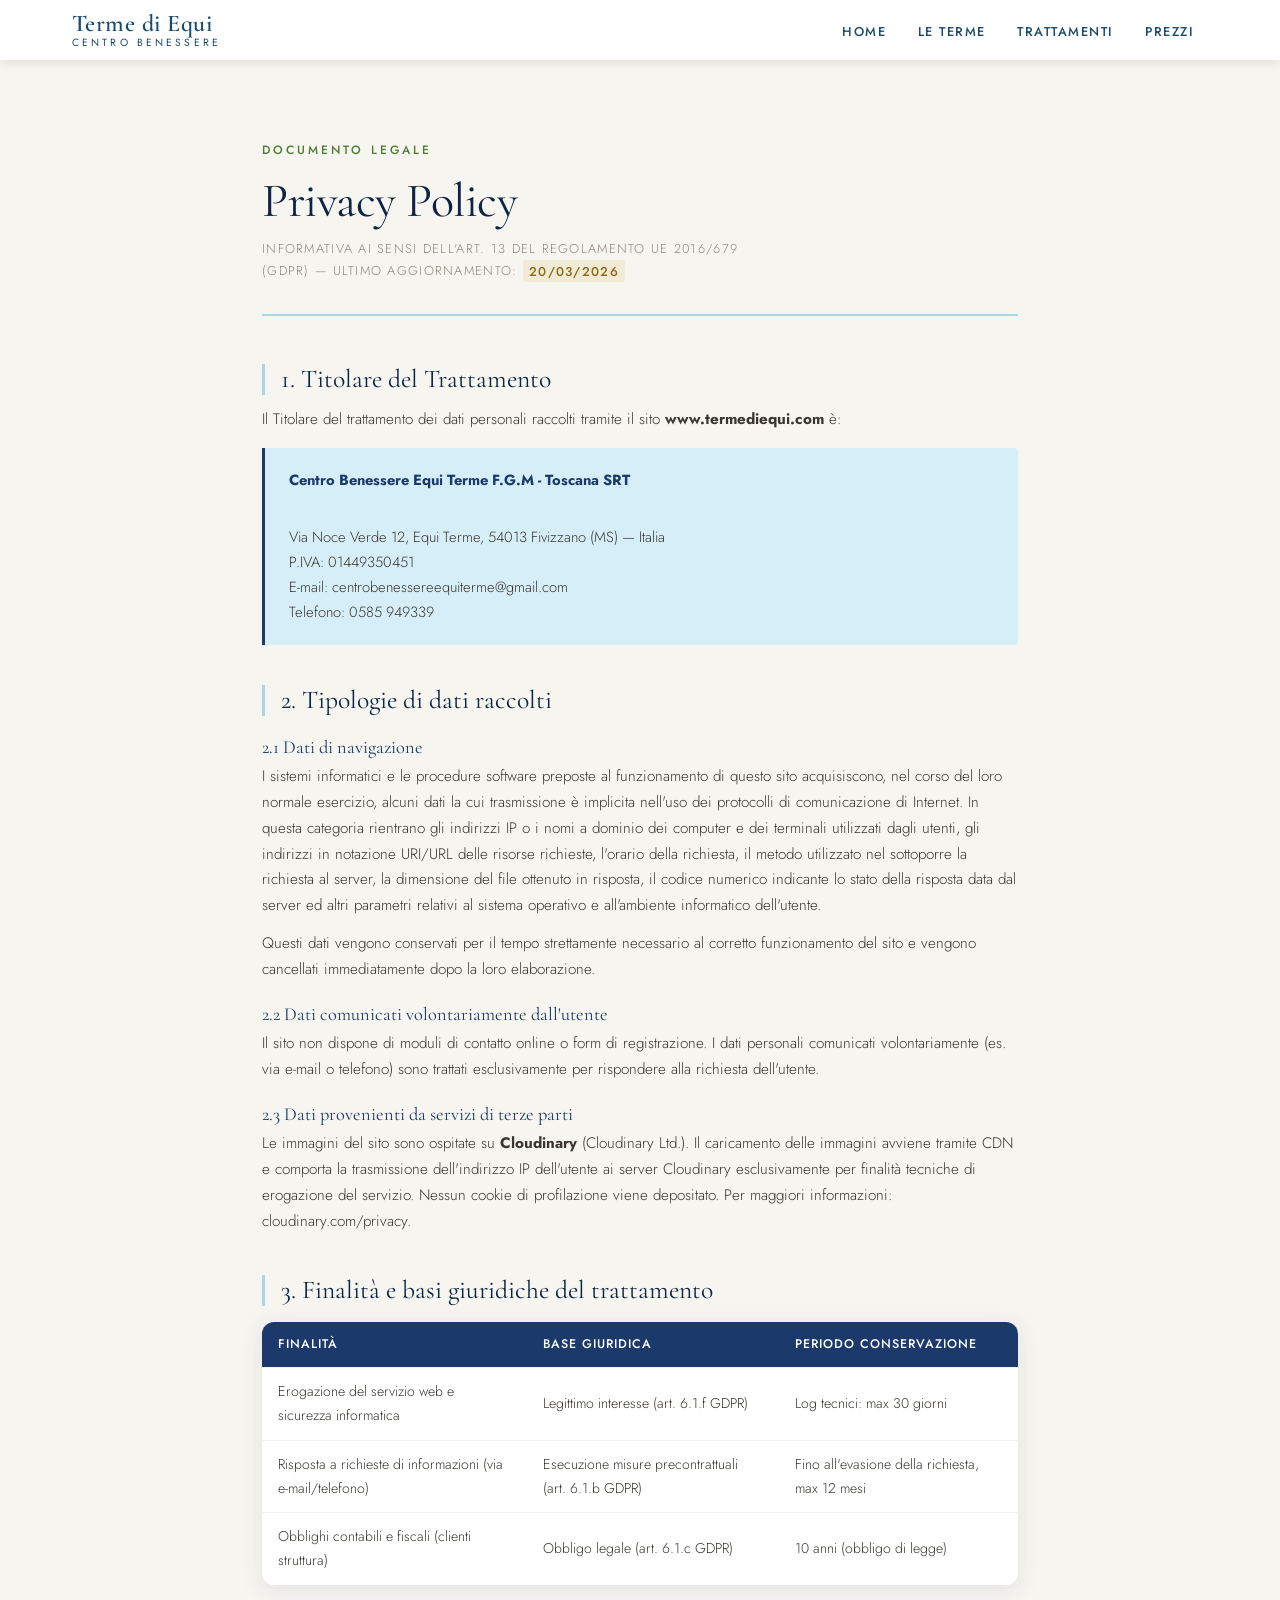
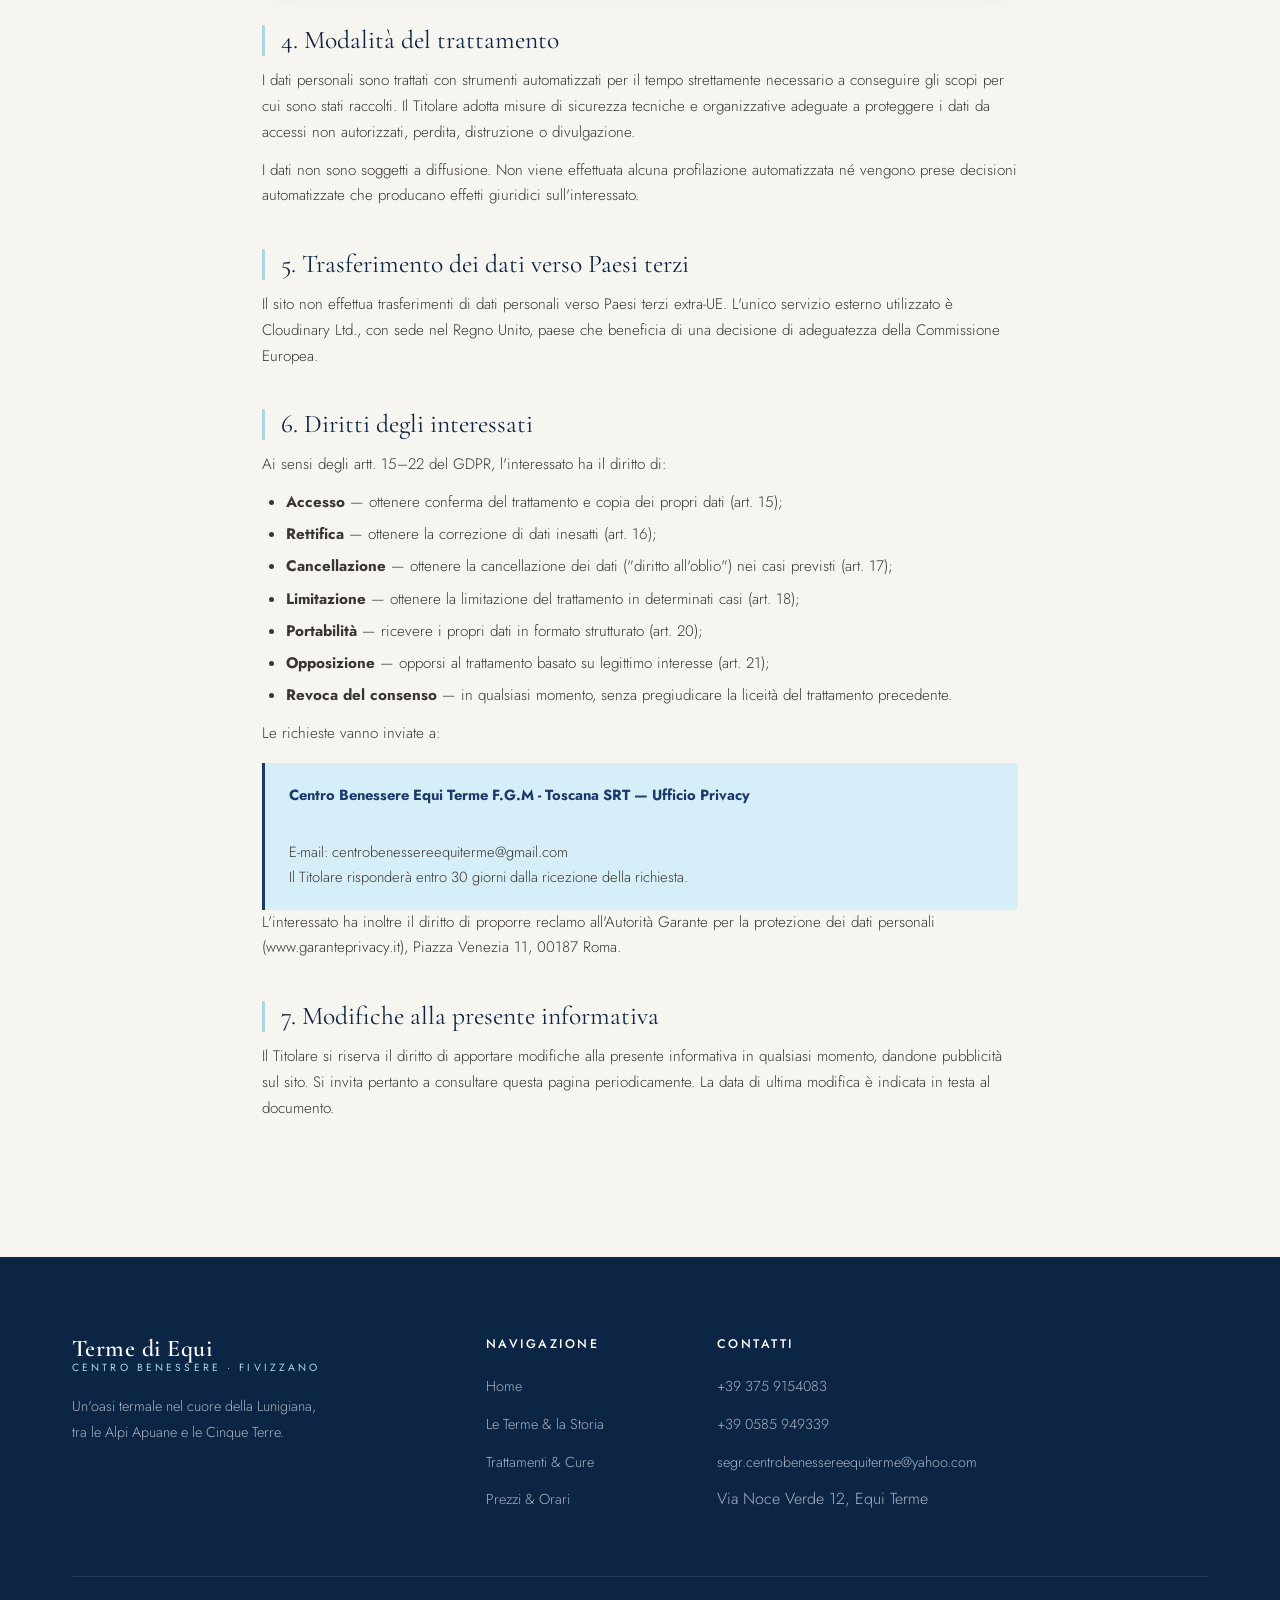
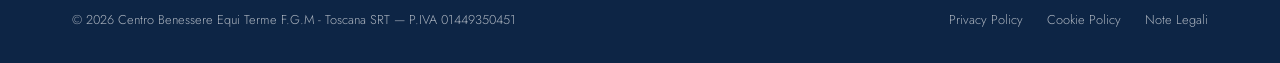
<file: cookie-policy.html>
<!DOCTYPE html>
<html lang="it">
<head>
  <meta charset="UTF-8">
  <meta name="viewport" content="width=device-width, initial-scale=1.0">

  <link rel="preload" href="fonts/CormorantGaramond-VariableFont_wght.ttf" as="font" type="font/ttf" crossorigin>
  <link rel="preload" href="fonts/Jost-VariableFont_wght.ttf" as="font" type="font/ttf" crossorigin>

  <meta name="robots" content="noindex, follow">

  <title>Privacy Policy | Terme di Equi — Centro Benessere</title>
  <meta name="description" content="Informativa sulla privacy ai sensi del Regolamento UE 2016/679 (GDPR) del Terme di Equi centro benessere, Fivizzano (MS).">
  <link rel="canonical" href="https://www.termediequi.com/privacy-policy">

  <link rel="stylesheet" href="style.css">
  <link rel="icon" type="image/svg+xml" href="img/favicon.svg">
</head>
<body>

<header class="site-header header-no-hero" role="banner">
  <nav class="nav container" aria-label="Navigazione principale">
    <a href="index.html" class="nav__logo" aria-label="Terme di Equi — Home">
      <span class="nav__logo-main">Terme di Equi</span>
      <span class="nav__logo-sub">Centro Benessere</span>
    </a>
    <ul class="nav__links" role="list">
      <li><a href="index.html">Home</a></li>
      <li><a href="le-terme.html">Le Terme</a></li>
      <li><a href="trattamenti-e-cure.html">Trattamenti</a></li>
      <li><a href="prezzi.html">Prezzi</a></li>
    </ul>
    <button class="nav__burger" aria-label="Apri menu di navigazione" aria-expanded="false" aria-controls="mobile-nav">
      <span aria-hidden="true"></span>
      <span aria-hidden="true"></span>
      <span aria-hidden="true"></span>
    </button>
  </nav>
</header>

<nav id="mobile-nav" class="nav__mobile" role="dialog" aria-label="Menu di navigazione mobile" aria-hidden="true">
  <a href="index.html">Home</a>
  <a href="le-terme.html">Le Terme</a>
  <a href="trattamenti-e-cure.html">Trattamenti</a>
  <a href="prezzi.html">Prezzi &amp; Orari</a>
</nav>

<main class="legal-page">
  <div class="container">

    <div class="legal-header">
      <span class="overline">Documento legale</span>
      <h1>Privacy Policy</h1>
      <p class="legal-meta">Informativa ai sensi dell'art. 13 del Regolamento UE 2016/679 (GDPR) — Ultimo aggiornamento: <em class="legal-meta-highlight">20/03/2026</em></p>
    </div>

    <div class="legal-section">
      <h2>1. Titolare del Trattamento</h2>
      <p>Il Titolare del trattamento dei dati personali raccolti tramite il sito <strong>www.termediequi.com</strong> è:</p>
      <div class="contact-box">
        <strong>Centro Benessere Equi Terme F.G.M - Toscana SRT</strong><br>
        Via Noce Verde 12, Equi Terme, 54013 Fivizzano (MS) — Italia<br>
        P.IVA: 01449350451<br>
        E-mail: <a href="mailto:centrobenessereequiterme@gmail.com">centrobenessereequiterme@gmail.com</a><br>
        Telefono: <a href="tel:+390585949339">0585 949339</a>
      </div>
    </div>

    <div class="legal-section">
      <h2>2. Tipologie di dati raccolti</h2>

      <h3>2.1 Dati di navigazione</h3>
      <p>I sistemi informatici e le procedure software preposte al funzionamento di questo sito acquisiscono, nel corso del loro normale esercizio, alcuni dati la cui trasmissione è implicita nell'uso dei protocolli di comunicazione di Internet. In questa categoria rientrano gli indirizzi IP o i nomi a dominio dei computer e dei terminali utilizzati dagli utenti, gli indirizzi in notazione URI/URL delle risorse richieste, l'orario della richiesta, il metodo utilizzato nel sottoporre la richiesta al server, la dimensione del file ottenuto in risposta, il codice numerico indicante lo stato della risposta data dal server ed altri parametri relativi al sistema operativo e all'ambiente informatico dell'utente.</p>
      <p>Questi dati vengono conservati per il tempo strettamente necessario al corretto funzionamento del sito e vengono cancellati immediatamente dopo la loro elaborazione.</p>

      <h3>2.2 Dati comunicati volontariamente dall'utente</h3>
      <p>Il sito non dispone di moduli di contatto online o form di registrazione. I dati personali comunicati volontariamente (es. via e-mail o telefono) sono trattati esclusivamente per rispondere alla richiesta dell'utente.</p>

      <h3>2.3 Dati provenienti da servizi di terze parti</h3>
      <p>Le immagini del sito sono ospitate su <strong>Cloudinary</strong> (Cloudinary Ltd.). Il caricamento delle immagini avviene tramite CDN e comporta la trasmissione dell'indirizzo IP dell'utente ai server Cloudinary esclusivamente per finalità tecniche di erogazione del servizio. Nessun cookie di profilazione viene depositato. Per maggiori informazioni: <a href="https://cloudinary.com/privacy" target="_blank" rel="noopener noreferrer">cloudinary.com/privacy</a>.</p>
    </div>

    <div class="legal-section">
      <h2>3. Finalità e basi giuridiche del trattamento</h2>
      <table class="legal-table" aria-label="Finalità del trattamento">
        <thead>
          <tr>
            <th scope="col">Finalità</th>
            <th scope="col">Base giuridica</th>
            <th scope="col">Periodo conservazione</th>
          </tr>
        </thead>
        <tbody>
          <tr>
            <td>Erogazione del servizio web e sicurezza informatica</td>
            <td>Legittimo interesse (art. 6.1.f GDPR)</td>
            <td>Log tecnici: max 30 giorni</td>
          </tr>
          <tr>
            <td>Risposta a richieste di informazioni (via e-mail/telefono)</td>
            <td>Esecuzione misure precontrattuali (art. 6.1.b GDPR)</td>
            <td>Fino all'evasione della richiesta, max 12 mesi</td>
          </tr>
          <tr>
            <td>Obblighi contabili e fiscali (clienti struttura)</td>
            <td>Obbligo legale (art. 6.1.c GDPR)</td>
            <td>10 anni (obbligo di legge)</td>
          </tr>
        </tbody>
      </table>
    </div>

    <div class="legal-section">
      <h2>4. Modalità del trattamento</h2>
      <p>I dati personali sono trattati con strumenti automatizzati per il tempo strettamente necessario a conseguire gli scopi per cui sono stati raccolti. Il Titolare adotta misure di sicurezza tecniche e organizzative adeguate a proteggere i dati da accessi non autorizzati, perdita, distruzione o divulgazione.</p>
      <p>I dati non sono soggetti a diffusione. Non viene effettuata alcuna profilazione automatizzata né vengono prese decisioni automatizzate che producano effetti giuridici sull'interessato.</p>
    </div>

    <div class="legal-section">
      <h2>5. Trasferimento dei dati verso Paesi terzi</h2>
      <p>Il sito non effettua trasferimenti di dati personali verso Paesi terzi extra-UE. L'unico servizio esterno utilizzato è Cloudinary Ltd., con sede nel Regno Unito, paese che beneficia di una decisione di adeguatezza della Commissione Europea.</p>
    </div>

    <div class="legal-section">
      <h2>6. Diritti degli interessati</h2>
      <p>Ai sensi degli artt. 15–22 del GDPR, l'interessato ha il diritto di:</p>
      <ul>
        <li><strong>Accesso</strong> — ottenere conferma del trattamento e copia dei propri dati (art. 15);</li>
        <li><strong>Rettifica</strong> — ottenere la correzione di dati inesatti (art. 16);</li>
        <li><strong>Cancellazione</strong> — ottenere la cancellazione dei dati ("diritto all'oblio") nei casi previsti (art. 17);</li>
        <li><strong>Limitazione</strong> — ottenere la limitazione del trattamento in determinati casi (art. 18);</li>
        <li><strong>Portabilità</strong> — ricevere i propri dati in formato strutturato (art. 20);</li>
        <li><strong>Opposizione</strong> — opporsi al trattamento basato su legittimo interesse (art. 21);</li>
        <li><strong>Revoca del consenso</strong> — in qualsiasi momento, senza pregiudicare la liceità del trattamento precedente.</li>
      </ul>
      <p>Le richieste vanno inviate a:</p>
      <div class="contact-box">
        <strong>Centro Benessere Equi Terme F.G.M - Toscana SRT — Ufficio Privacy</strong><br>
        E-mail: <a href="mailto:centrobenessereequiterme@gmail.com">centrobenessereequiterme@gmail.com</a><br>
        Il Titolare risponderà entro 30 giorni dalla ricezione della richiesta.
      </div>
      <p>L'interessato ha inoltre il diritto di proporre reclamo all'Autorità Garante per la protezione dei dati personali (<a href="https://www.garanteprivacy.it" target="_blank" rel="noopener noreferrer">www.garanteprivacy.it</a>), Piazza Venezia 11, 00187 Roma.</p>
    </div>

    <div class="legal-section">
      <h2>7. Modifiche alla presente informativa</h2>
      <p>Il Titolare si riserva il diritto di apportare modifiche alla presente informativa in qualsiasi momento, dandone pubblicità sul sito. Si invita pertanto a consultare questa pagina periodicamente. La data di ultima modifica è indicata in testa al documento.</p>
    </div>

  </div>
</main>

<footer class="site-footer" role="contentinfo">
  <div class="container">
    <div class="footer__grid">
      <div class="footer__brand">
        <a href="index.html" class="nav__logo" aria-label="Terme di Equi — Home">
          <span class="nav__logo-main">Terme di Equi</span>
          <span class="nav__logo-sub">Centro Benessere · Fivizzano</span>
        </a>
        <p>Un'oasi termale nel cuore della Lunigiana, tra le Alpi Apuane e le Cinque Terre.</p>
      </div>
      <div class="footer__col">
        <h4>Navigazione</h4>
        <ul>
          <li><a href="index.html">Home</a></li>
          <li><a href="le-terme.html">Le Terme &amp; la Storia</a></li>
          <li><a href="trattamenti-e-cure.html">Trattamenti &amp; Cure</a></li>
          <li><a href="prezzi.html">Prezzi &amp; Orari</a></li>
        </ul>
      </div>
      <div class="footer__col">
        <h4>Contatti</h4>
        <ul>
          <li><a href="tel:+393759154083">+39 375 9154083</a></li>
          <li><a href="tel:+390585949339">+39 0585 949339</a></li>
          <li><a href="mailto:segr.centrobenessereequiterme@yahoo.com">segr.centrobenessereequiterme@yahoo.com</a></li>
          <li>Via Noce Verde 12, Equi Terme</li>
        </ul>
      </div>
    </div>
    <div class="footer__bottom">
      <p>© 2026 Centro Benessere Equi Terme F.G.M - Toscana SRT — P.IVA 01449350451</p>
      <nav class="footer__legal" aria-label="Link legali">
        <a href="privacy-policy.html">Privacy Policy</a>
        <a href="cookie-policy.html">Cookie Policy</a>
        <a href="note-legali.html">Note Legali</a>
      </nav>
    </div>
  </div>
</footer>

<script src="script.js" defer></script>
</body>
</html>
</file>
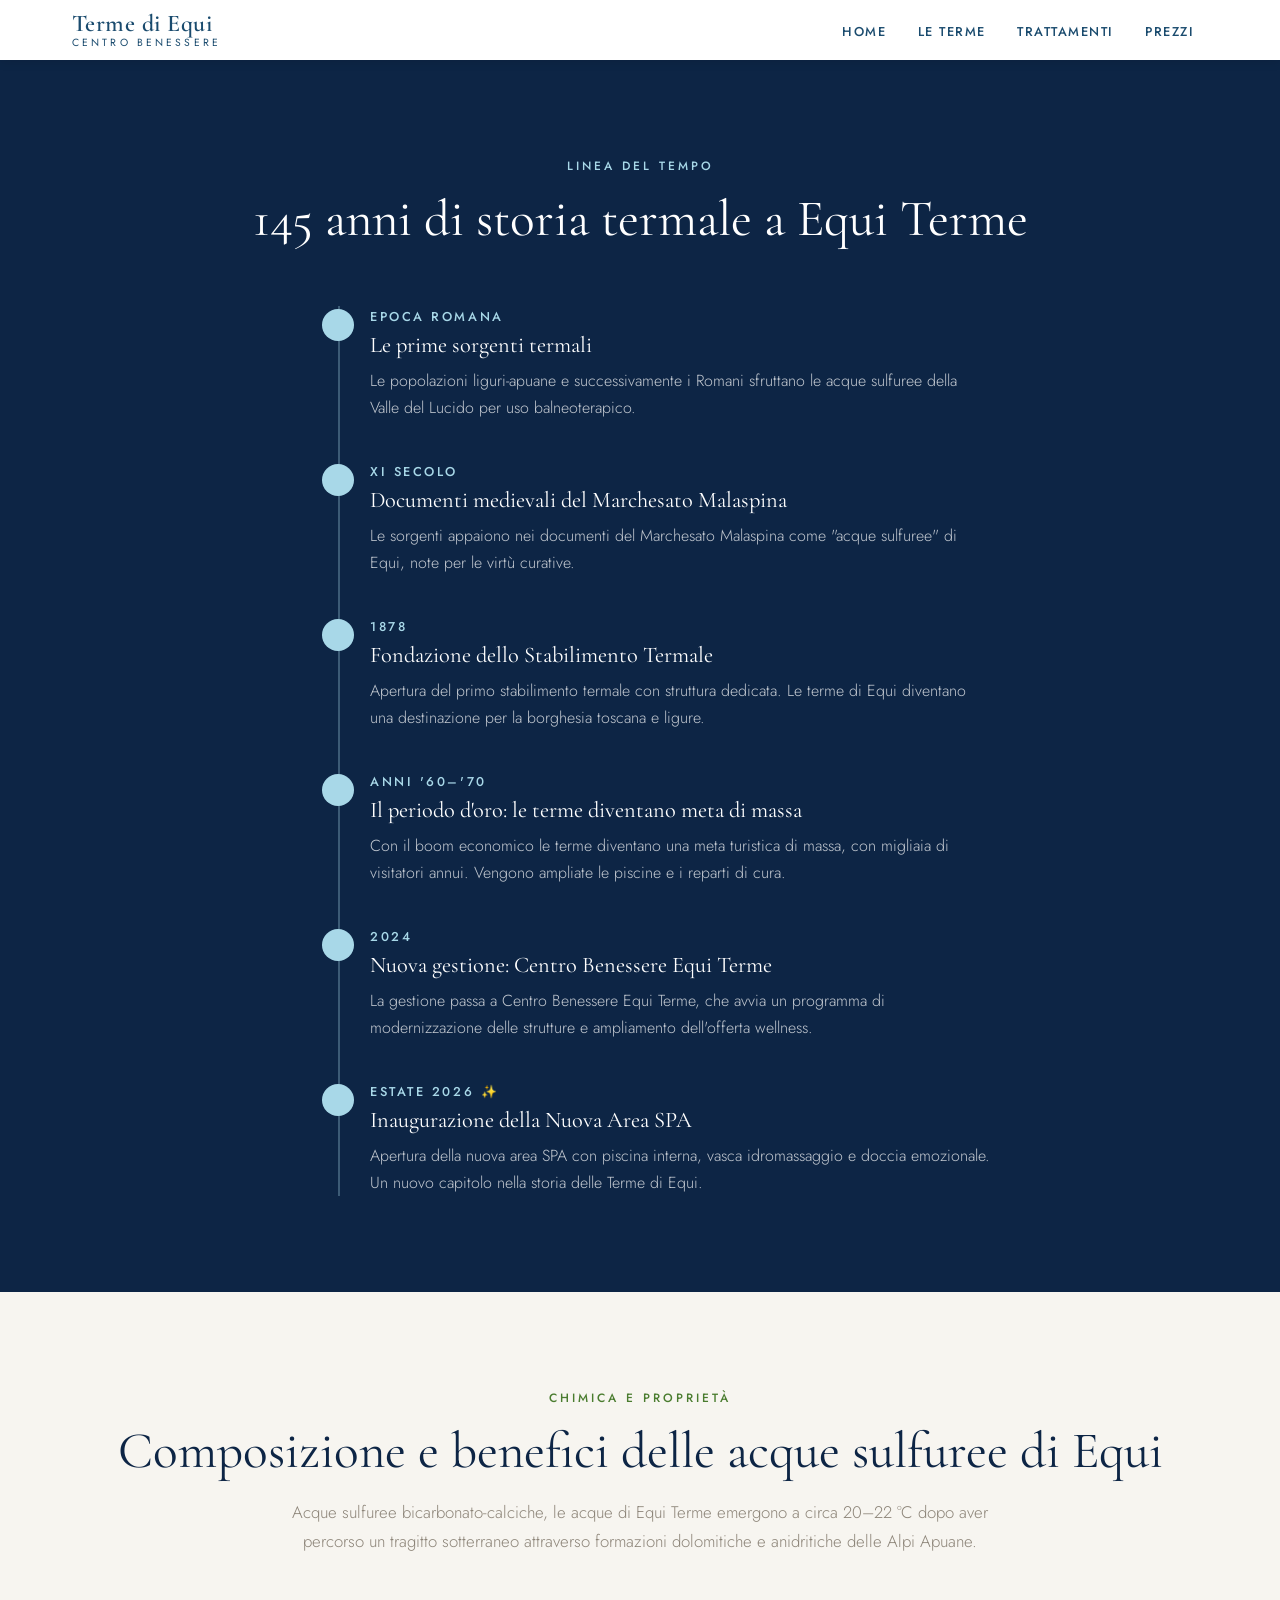
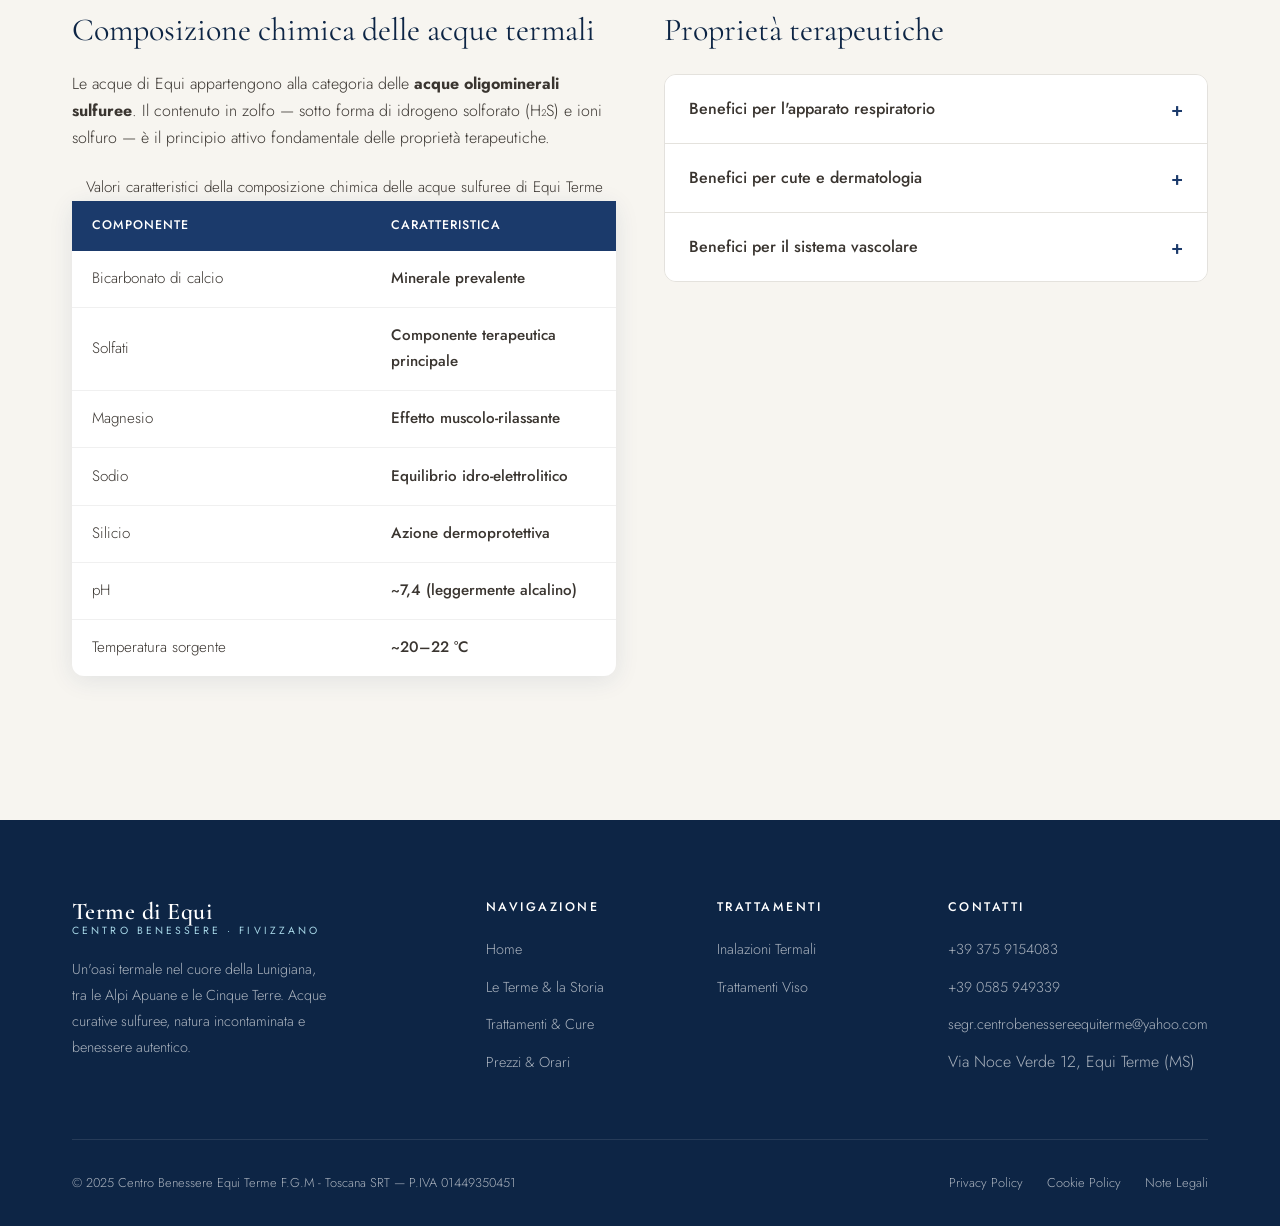
<file: le-terme.html>
<!DOCTYPE html>
<html lang="it">
<head>
  <meta charset="UTF-8">
  <meta name="viewport" content="width=device-width, initial-scale=1.0">

  <!-- ═══ SEO ESSENTIALS ═══════════════════════════════════════════════ -->
  <!-- Title: 59 caratteri -->
  <title>Storia &amp; Acque Sulfuree delle Terme di Equi | Fivizzano</title>

  <!-- Description: 153 caratteri -->
  <meta name="description" content="145 anni di storia termale a Equi Terme: acque sulfuree bicarbonato-calciche. Proprietà curative, composizione e benefici.">

  <!-- Robots -->
  <meta name="robots" content="index, follow, max-snippet:-1, max-image-preview:large, max-video-preview:-1">
  <meta name="googlebot" content="index, follow">

  <!-- ═══ CANONICAL & HREFLANG ════════════════════════════════════════ -->
  <link rel="canonical" href="https://www.termediequi.com/le-terme">
  <link rel="alternate" hreflang="it" href="https://www.termediequi.com/le-terme">
  <link rel="alternate" hreflang="x-default" href="https://www.termediequi.com/le-terme">

  <!-- ═══ OPEN GRAPH ══════════════════════════════════════════════════ -->
  <meta property="og:type" content="article">
  <meta property="og:site_name" content="Terme di Equi">
  <meta property="og:locale" content="it_IT">
  <meta property="og:title" content="Storia &amp; Acque Sulfuree delle Terme di Equi — Fivizzano (MS)">
  <meta property="og:description" content="Dalle origini romane all'inaugurazione della nuova SPA: 145 anni di storia termale e le proprietà curative delle acque sulfuree di Equi Terme, Lunigiana.">
  <meta property="og:url" content="https://www.termediequi.com/le-terme">
  <meta property="og:image" content="https://res.cloudinary.com/terme-equi/image/upload/w_1200,h_630,c_fill,f_auto,q_auto/og-le-terme.jpg">
  <meta property="og:image:width" content="1200">
  <meta property="og:image:height" content="630">
  <meta property="og:image:alt" content="Sorgenti sulfuree storiche delle Terme di Equi in Lunigiana">

  <!-- ═══ TWITTER CARDS ═══════════════════════════════════════════════ -->
  <meta name="twitter:card" content="summary_large_image">
  <meta name="twitter:title" content="Storia &amp; Acque Sulfuree delle Terme di Equi — Fivizzano">
  <meta name="twitter:description" content="145 anni di storia termale e le proprietà curative delle acque sulfuree bicarbonato-calciche di Equi Terme.">
  <meta name="twitter:image" content="https://res.cloudinary.com/terme-equi/image/upload/w_1200,h_630,c_fill,f_auto,q_auto/og-le-terme.jpg">
  <meta name="twitter:image:alt" content="Terme di Equi — sorgenti sulfuree storiche, Fivizzano">

  <!-- ═══ DATI STRUTTURATI JSON-LD ════════════════════════════════════ -->
  <script type="application/ld+json">
  {
    "@context": "https://schema.org",
    "@graph": [
      {
        "@type": "DaySpa",
        "@id": "https://www.termediequi.com/#organization",
        "name": "Terme di Equi Centro Benessere",
        "url": "https://www.termediequi.com/",
        "logo": "https://www.termediequi.com/img/logo.png",
        "address": {
          "@type": "PostalAddress",
          "streetAddress": "Via Noce Verde 12",
          "addressLocality": "Equi Terme",
          "addressRegion": "Toscana",
          "postalCode": "54013",
          "addressCountry": "IT"
        },
        "telephone": ["+393759154083", "+390585949339"],
        "geo": {
          "@type": "GeoCoordinates",
          "latitude": 44.21150,
          "longitude": 10.16580
        }
      },
      {
        "@type": "WebPage",
        "@id": "https://www.termediequi.com/le-terme#webpage",
        "url": "https://www.termediequi.com/le-terme",
        "name": "Storia e Acque Sulfuree delle Terme di Equi — Fivizzano",
        "description": "La storia delle Terme di Equi dalle origini romane all'inaugurazione della nuova SPA, con analisi delle acque sulfuree bicarbonato-calciche.",
        "inLanguage": "it-IT",
        "isPartOf": { "@id": "https://www.termediequi.com/#website" },
        "about": { "@id": "https://www.termediequi.com/#organization" },
        "breadcrumb": {
          "@type": "BreadcrumbList",
          "itemListElement": [
            { "@type": "ListItem", "position": 1, "name": "Home", "item": "https://www.termediequi.com/" },
            { "@type": "ListItem", "position": 2, "name": "Le Terme", "item": "https://www.termediequi.com/le-terme" }
          ]
        }
      },
      {
        "@type": "Article",
        "headline": "145 anni di storia e proprietà delle acque sulfuree di Equi Terme",
        "description": "Dalle origini romane e medievali all'apertura della nuova SPA nel 2026: storia, composizione chimica e benefici terapeutici riconosciuti delle acque di Equi.",
        "url": "https://www.termediequi.com/le-terme",
        "inLanguage": "it-IT",
        "publisher": {
          "@type": "Organization",
          "@id": "https://www.termediequi.com/#organization"
        },
        "about": {
          "@type": "Thing",
          "name": "Acque sulfuree bicarbonato-calciche di Equi Terme"
        }
      }
    ]
  }
  </script>

  <!-- ═══ PRELOAD FONT CRITICI ════════════════════════════════════════ -->
  <link rel="preload" href="fonts/CormorantGaramond-VariableFont_wght.ttf" as="font" type="font/ttf" crossorigin>
  <link rel="preload" href="fonts/Jost-VariableFont_wght.ttf" as="font" type="font/ttf" crossorigin>

  <link rel="stylesheet" href="style.css">
  <link rel="icon" type="image/svg+xml" href="img/favicon.svg">
</head>
<body>

<!-- HEADER -->
<header class="site-header header-no-hero" role="banner">
  <nav class="nav container" aria-label="Navigazione principale">
    <a href="index.html" class="nav__logo" aria-label="Terme di Equi Centro Benessere — Torna alla Home">
      <span class="nav__logo-main">Terme di Equi</span>
      <span class="nav__logo-sub">Centro Benessere</span>
    </a>
    <ul class="nav__links" role="list">
      <li><a href="index.html">Home</a></li>
      <li><a href="le-terme.html" aria-current="page">Le Terme</a></li>
      <li><a href="trattamenti-e-cure.html">Trattamenti</a></li>
      <li><a href="prezzi.html">Prezzi</a></li>
    </ul>
    <button class="nav__burger" aria-label="Apri menu di navigazione" aria-expanded="false" aria-controls="mobile-nav">
      <span aria-hidden="true"></span>
      <span aria-hidden="true"></span>
      <span aria-hidden="true"></span>
    </button>
  </nav>
</header>

<nav id="mobile-nav" class="nav__mobile" role="dialog" aria-label="Menu di navigazione mobile" aria-hidden="true">
  <a href="index.html">Home</a>
  <a href="le-terme.html">Le Terme</a>
  <a href="trattamenti-e-cure.html">Trattamenti</a>
  <a href="prezzi.html">Prezzi &amp; Orari</a>
</nav>


<!-- ═══ TIMELINE STORIA ════════════════════════════════════════════════ -->
<section class="section bg-blu" aria-labelledby="h2-timeline">
  <div class="container">
    <div class="section-header text-center" data-aos="fade-up">
      <span class="overline overline--light">Linea del tempo</span>
      <!-- ✅ H2 — macro-argomento della sezione -->
      <h2 id="h2-timeline">145 anni di storia termale a Equi Terme</h2>
    </div>

    <div class="timeline" data-aos="fade-up">
      <div class="timeline__line" aria-hidden="true"></div>
      <ol class="timeline__entries" aria-label="Cronologia storica delle Terme di Equi">

        <li class="timeline__entry">
          <div class="timeline__dot" aria-hidden="true"></div>
          <span class="timeline__label">Epoca romana</span>
          <!-- ✅ H3 — sotto-argomento della timeline -->
          <h3>Le prime sorgenti termali</h3>
          <p>Le popolazioni liguri-apuane e successivamente i Romani sfruttano le acque sulfuree della Valle del Lucido per uso balneoterapico.</p>
        </li>

        <li class="timeline__entry">
          <div class="timeline__dot" aria-hidden="true"></div>
          <span class="timeline__label">XI secolo</span>
          <h3>Documenti medievali del Marchesato Malaspina</h3>
          <p>Le sorgenti appaiono nei documenti del Marchesato Malaspina come "acque sulfuree" di Equi, note per le virtù curative.</p>
        </li>

        <li class="timeline__entry">
          <div class="timeline__dot" aria-hidden="true"></div>
          <span class="timeline__label">1878</span>
          <h3>Fondazione dello Stabilimento Termale</h3>
          <p>Apertura del primo stabilimento termale con struttura dedicata. Le terme di Equi diventano una destinazione per la borghesia toscana e ligure.</p>
        </li>

        <li class="timeline__entry">
          <div class="timeline__dot" aria-hidden="true"></div>
          <span class="timeline__label">Anni '60–'70</span>
          <h3>Il periodo d'oro: le terme diventano meta di massa</h3>
          <p>Con il boom economico le terme diventano una meta turistica di massa, con migliaia di visitatori annui. Vengono ampliate le piscine e i reparti di cura.</p>
        </li>

        <li class="timeline__entry">
          <div class="timeline__dot" aria-hidden="true"></div>
          <span class="timeline__label">2024</span>
          <h3>Nuova gestione: Centro Benessere Equi Terme</h3>
          <p>La gestione passa a Centro Benessere Equi Terme, che avvia un programma di modernizzazione delle strutture e ampliamento dell'offerta wellness.</p>
        </li>

        <li class="timeline__entry">
          <div class="timeline__dot" aria-hidden="true"></div>
          <span class="timeline__label">Estate 2026 ✨</span>
          <h3>Inaugurazione della Nuova Area SPA</h3>
          <p>Apertura della nuova area SPA con piscina interna, vasca idromassaggio e doccia emozionale. Un nuovo capitolo nella storia delle Terme di Equi.</p>
        </li>

      </ol>
    </div>
  </div>
</section>

<!-- ═══ LE ACQUE SULFUREE ══════════════════════════════════════════════ -->
<section class="section" aria-labelledby="h2-acque">
  <div class="container">
    <div class="section-header text-center" data-aos="fade-up">
      <span class="overline">Chimica e proprietà</span>
      <!-- ✅ H2 — secondo macro-argomento della pagina -->
      <h2 id="h2-acque">Composizione e benefici delle acque sulfuree di Equi</h2>
      <p>Acque sulfuree bicarbonato-calciche</strong>, le acque di Equi Terme emergono a circa 20–22 °C dopo aver percorso un tragitto sotterraneo attraverso formazioni dolomitiche e anidritiche delle Alpi Apuane.</p>
    </div>

    <div class="chimica-grid" data-aos="fade-up">

      <!-- Composizione chimica -->
      <div>
        <!-- ✅ H3 — sotto-sezione della composizione -->
        <h3>Composizione chimica delle acque termali</h3>
        <p>Le acque di Equi appartengono alla categoria delle <strong>acque oligominerali sulfuree</strong>. Il contenuto in zolfo — sotto forma di idrogeno solforato (H₂S) e ioni solfuro — è il principio attivo fondamentale delle proprietà terapeutiche.</p>
        <table class="price-table cols-chimica chimica-table" aria-label="Composizione chimica delle acque termali di Equi Terme">
          <caption class="sr-only">Valori caratteristici della composizione chimica delle acque sulfuree di Equi Terme</caption>
          <thead>
            <tr>
              <th scope="col">Componente</th>
              <th scope="col">Caratteristica</th>
            </tr>
          </thead>
          <tbody>
            <tr><td>Bicarbonato di calcio</td><td>Minerale prevalente</td></tr>
            <tr><td>Solfati</td><td>Componente terapeutica principale</td></tr>
            <tr><td>Magnesio</td><td>Effetto muscolo-rilassante</td></tr>
            <tr><td>Sodio</td><td>Equilibrio idro-elettrolitico</td></tr>
            <tr><td>Silicio</td><td>Azione dermoprotettiva</td></tr>
            <tr><td>pH</td><td>~7,4 (leggermente alcalino)</td></tr>
            <tr><td>Temperatura sorgente</td><td>~20–22 °C</td></tr>
          </tbody>
        </table>
      </div>

      <!-- Proprietà terapeutiche -->
      <div>
        <!-- ✅ H3 -->
        <h3>Proprietà terapeutiche</h3>
      

        <div class="accordion accordion--spaced" role="list">

          <div class="accordion__item" role="listitem">
            <button class="accordion__trigger" aria-expanded="false" type="button">
              <!-- ✅ Testo descrittivo per accessibilità e SEO -->
              Benefici per l'apparato respiratorio <span class="acc-icon" aria-hidden="true">+</span>
            </button>
            <div class="accordion__body">
              Le acque sulfuree esercitano un'azione fluidificante, mucolitica e antinfiammatoria sulle mucose delle vie aeree. Indicate per riniti croniche, sinusiti, faringiti, laringiti, bronchiti ricorrenti e otiti medie essudative nei bambini.
            </div>
          </div>

          <div class="accordion__item" role="listitem">
            <button class="accordion__trigger" aria-expanded="false" type="button">
              Benefici per cute e dermatologia <span class="acc-icon" aria-hidden="true">+</span>
            </button>
            <div class="accordion__body">
              Le acque sulfuree hanno un'azione cheratolitica, riepitelizzante e antiparassitaria sulla cute. Sono indicate per psoriasi, eczema, dermatiti croniche, acne e alcune forme di alopecia.
            </div>
          </div>

          <div class="accordion__item" role="listitem">
            <button class="accordion__trigger" aria-expanded="false" type="button">
              Benefici per il sistema vascolare <span class="acc-icon" aria-hidden="true">+</span>
            </button>
            <div class="accordion__body">
              L'idroterapia con acque termali favorisce la vasodilatazione periferica, migliora la circolazione artero-venosa e ha effetti positivi sull'insufficienza venosa cronica e sulle arteriopatie periferiche lievi.
            </div>
          </div>

        </div>
      </div>

    </div>
  </div>
</section>

<!-- FOOTER -->
<footer class="site-footer" role="contentinfo">
  <div class="container">
    <div class="footer__grid">
      <div class="footer__brand">
        <a href="index.html" class="nav__logo" aria-label="Terme di Equi Centro Benessere — Home">
          <span class="nav__logo-main">Terme di Equi</span>
          <span class="nav__logo-sub">Centro Benessere · Fivizzano</span>
        </a>
        <p>Un'oasi termale nel cuore della Lunigiana, tra le Alpi Apuane e le Cinque Terre. Acque curative sulfuree, natura incontaminata e benessere autentico.</p>
      </div>
      <div class="footer__col">
        <h4>Navigazione</h4>
        <ul>
          <li><a href="index.html">Home</a></li>
          <li><a href="le-terme.html">Le Terme &amp; la Storia</a></li>
          <li><a href="trattamenti-e-cure.html">Trattamenti &amp; Cure</a></li>
          <li><a href="prezzi.html">Prezzi &amp; Orari</a></li>
        </ul>
      </div>
      <div class="footer__col">
        <h4>Trattamenti</h4>
        <ul>
          <li><a href="trattamenti-e-cure.html#inalazioni">Inalazioni Termali</a></li>
          <li><a href="trattamenti-e-cure.html#viso">Trattamenti Viso</a></li>
        </ul>
      </div>
      <div class="footer__col">
        <h4>Contatti</h4>
        <ul>
          <li><a href="tel:+393759154083">+39 375 9154083</a></li>
          <li><a href="tel:+390585949339">+39 0585 949339</a></li>
          <li><a href="mailto:segr.centrobenessereequiterme@yahoo.com">segr.centrobenessereequiterme@yahoo.com</a></li>
          <li>Via Noce Verde 12, Equi Terme (MS)</li>
        </ul>
      </div>
    </div>
    <div class="footer__bottom">
      <p>© 2025 Centro Benessere Equi Terme F.G.M - Toscana SRT — P.IVA 01449350451</p>
      <nav class="footer__legal" aria-label="Link legali">
        <a href="privacy-policy.html">Privacy Policy</a>
        <a href="cookie-policy.html">Cookie Policy</a>
        <a href="note-legali.html">Note Legali</a>
      </nav>
    </div>
  </div>
</footer>

<script src="script.js" defer></script>
</body>
</html>
</file>
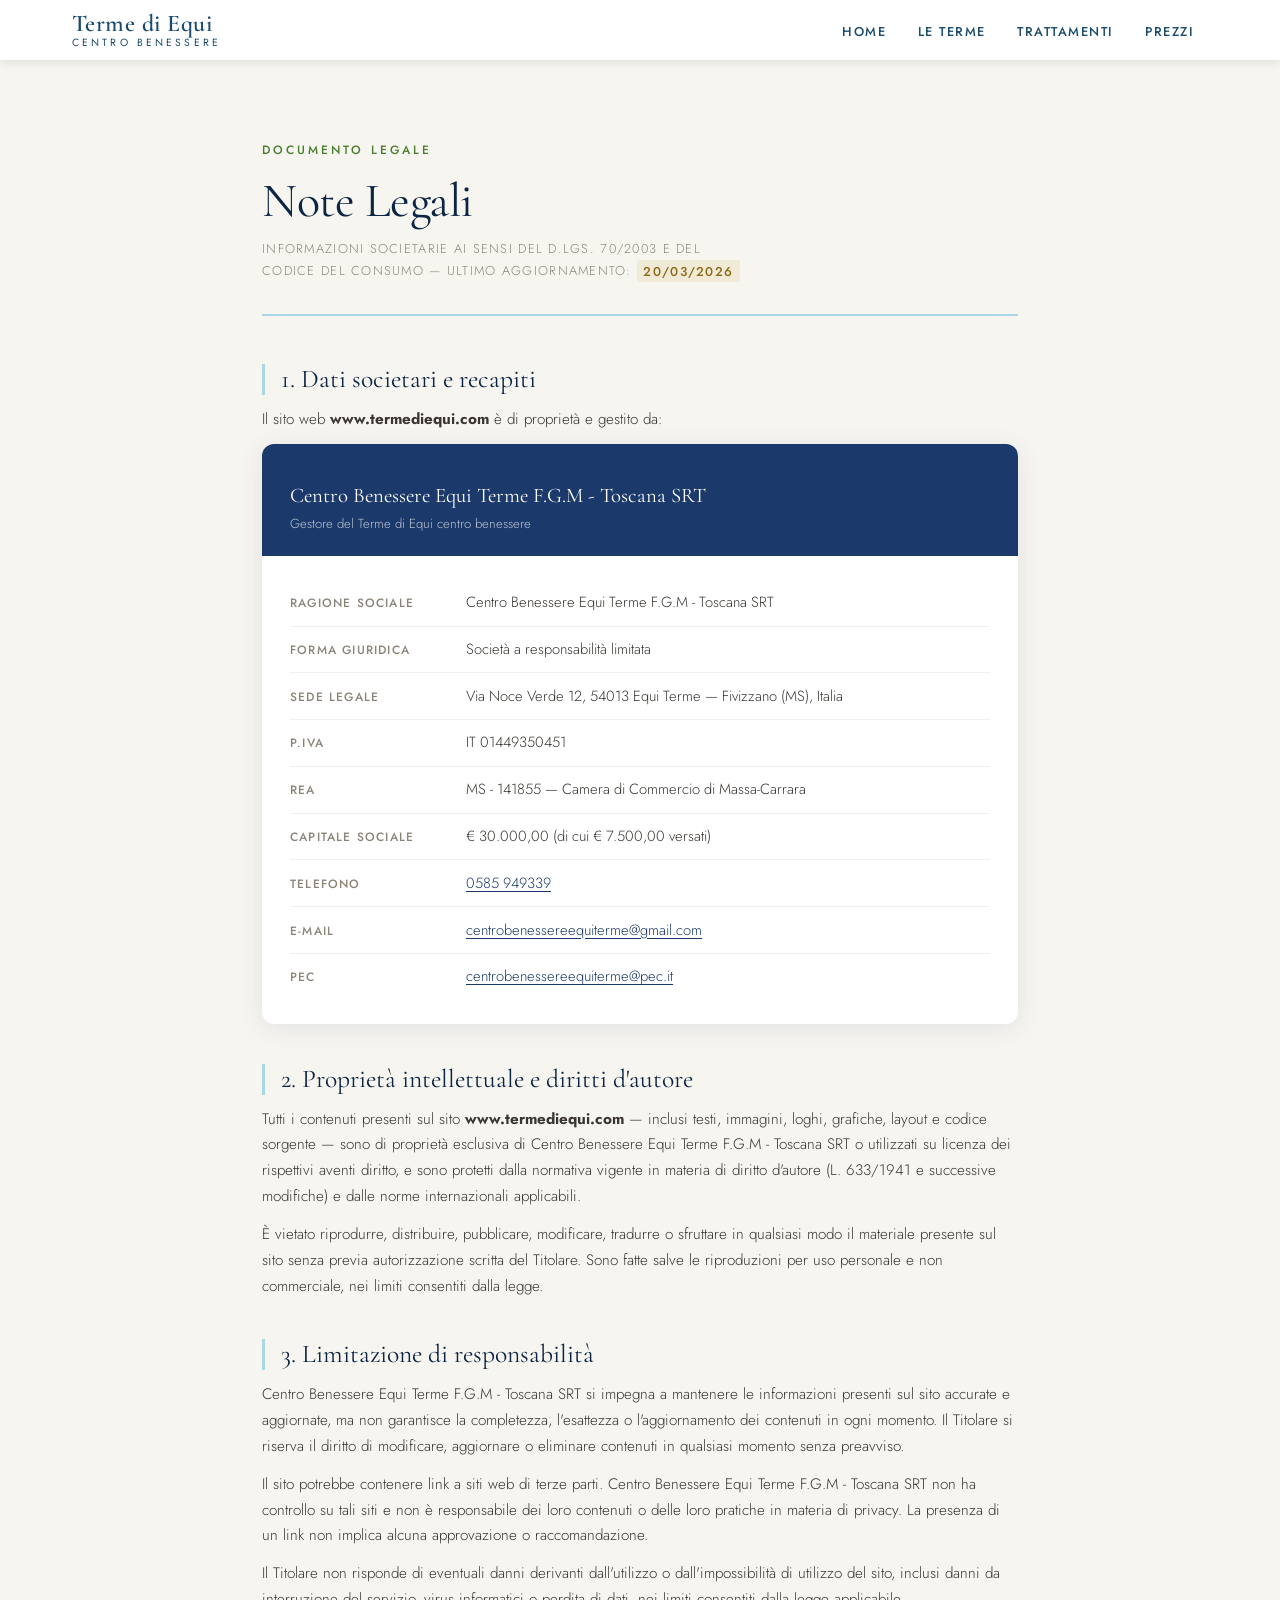
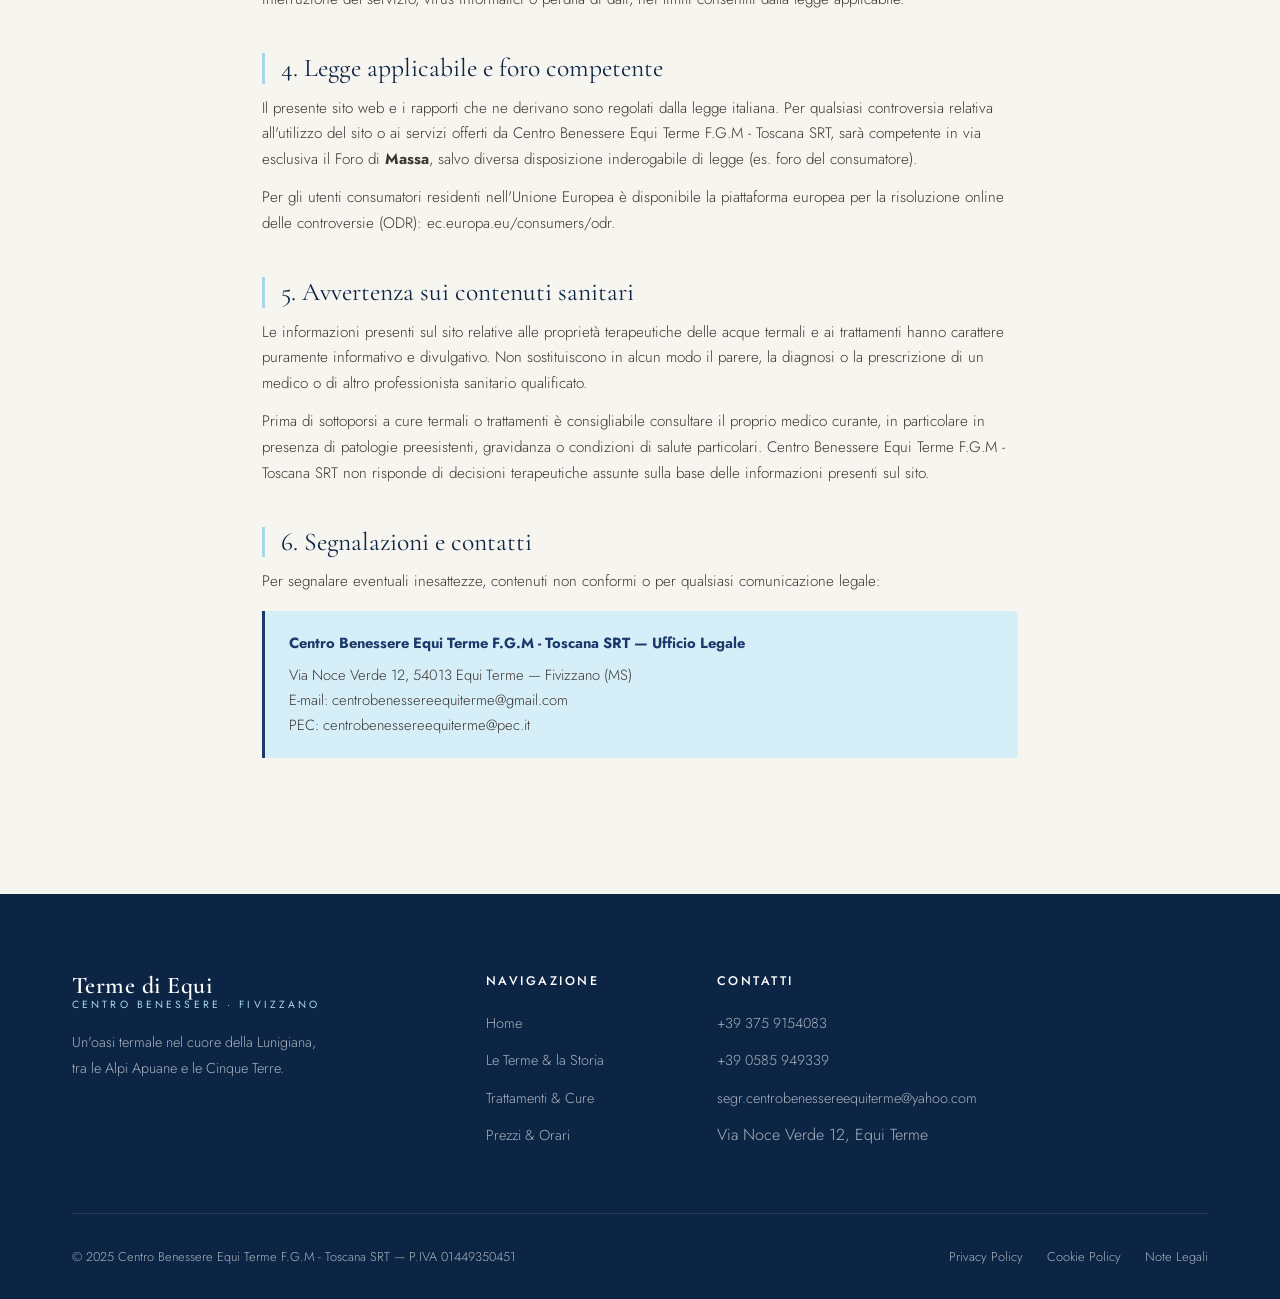
<file: note-legali.html>
<!DOCTYPE html>
<html lang="it">
<head>
  <meta charset="UTF-8">
  <meta name="viewport" content="width=device-width, initial-scale=1.0">

  <!-- Preload font critici -->
  <link rel="preload" href="fonts/CormorantGaramond-VariableFont_wght.ttf" as="font" type="font/ttf" crossorigin>
  <link rel="preload" href="fonts/Jost-VariableFont_wght.ttf" as="font" type="font/ttf" crossorigin>

  <!-- noindex: le pagine legali non devono competere con le pagine principali -->
  <meta name="robots" content="noindex, follow">

  <title>Note Legali | Terme di Equi — Centro Benessere Fivizzano</title>
  <meta name="description" content="Note legali e informazioni societarie del sito www.termediequi.com — Centro Benessere Equi Terme F.G.M - Toscana SRT, P.IVA 01449350451, Equi Terme (MS).">
  <link rel="canonical" href="https://www.termediequi.com/note-legali">

  <link rel="stylesheet" href="style.css">
  <link rel="icon" type="image/svg+xml" href="img/favicon.svg">
</head>
<body>

<!-- HEADER -->
<header class="site-header header-no-hero" role="banner">
  <nav class="nav container" aria-label="Navigazione principale">
    <a href="index.html" class="nav__logo" aria-label="Terme di Equi — Home">
      <span class="nav__logo-main">Terme di Equi</span>
      <span class="nav__logo-sub">Centro Benessere</span>
    </a>
    <ul class="nav__links" role="list">
      <li><a href="index.html">Home</a></li>
      <li><a href="le-terme.html">Le Terme</a></li>
      <li><a href="trattamenti-e-cure.html">Trattamenti</a></li>
      <li><a href="prezzi.html">Prezzi</a></li>
    </ul>
    <button class="nav__burger" aria-label="Apri menu di navigazione" aria-expanded="false" aria-controls="mobile-nav">
      <span aria-hidden="true"></span>
      <span aria-hidden="true"></span>
      <span aria-hidden="true"></span>
    </button>
  </nav>
</header>

<nav id="mobile-nav" class="nav__mobile" role="dialog" aria-label="Menu di navigazione mobile" aria-hidden="true">
  <a href="index.html">Home</a>
  <a href="le-terme.html">Le Terme</a>
  <a href="trattamenti-e-cure.html">Trattamenti</a>
  <a href="prezzi.html">Prezzi &amp; Orari</a>
</nav>

<main class="legal-page">
  <div class="container">

    <div class="legal-header">
      <span class="overline">Documento legale</span>
      <h1>Note Legali</h1>
      <p class="legal-meta">Informazioni societarie ai sensi del D.Lgs. 70/2003 e del Codice del Consumo — Ultimo aggiornamento: <em class="legal-meta-highlight">20/03/2026</em></p>
    </div>

    <!-- 1. Dati societari -->
    <div class="legal-section">
      <h2>1. Dati societari e recapiti</h2>
      <p>Il sito web <strong>www.termediequi.com</strong> è di proprietà e gestito da:</p>

      <div class="company-card">
        <div class="company-card__header">
          <h3>Centro Benessere Equi Terme F.G.M - Toscana SRT</h3>
          <p>Gestore del Terme di Equi centro benessere</p>
        </div>
        <div class="company-card__body">
          <div class="company-card__row">
            <span class="company-card__label">Ragione sociale</span>
            <span class="company-card__value">Centro Benessere Equi Terme F.G.M - Toscana SRT</span>
          </div>
          <div class="company-card__row">
            <span class="company-card__label">Forma giuridica</span>
            <span class="company-card__value">Società a responsabilità limitata</span>
          </div>
          <div class="company-card__row">
            <span class="company-card__label">Sede legale</span>
            <span class="company-card__value">Via Noce Verde 12, 54013 Equi Terme — Fivizzano (MS), Italia</span>
          </div>
          <div class="company-card__row">
            <span class="company-card__label">P.IVA</span>
            <span class="company-card__value">IT 01449350451</span>
          </div>
          <div class="company-card__row">
            <span class="company-card__label">REA</span>
            <span class="company-card__value">MS - 141855 — Camera di Commercio di Massa-Carrara</span>
          </div>
          <div class="company-card__row">
            <span class="company-card__label">Capitale sociale</span>
            <span class="company-card__value">€ 30.000,00 (di cui € 7.500,00 versati)</span>
          </div>
          <div class="company-card__row">
            <span class="company-card__label">Telefono</span>
            <span class="company-card__value"><a href="tel:+390585949339">0585 949339</a></span>
          </div>
          <div class="company-card__row">
            <span class="company-card__label">E-mail</span>
            <span class="company-card__value"><a href="mailto:centrobenessereequiterme@gmail.com">centrobenessereequiterme@gmail.com</a></span>
          </div>
          <div class="company-card__row">
            <span class="company-card__label">PEC</span>
            <span class="company-card__value"><a href="mailto:centrobenessereequiterme@pec.it">centrobenessereequiterme@pec.it</a></span>
          </div>
          
        </div>
      </div>
    </div>

    <!-- 2. Proprietà intellettuale -->
    <div class="legal-section">
      <h2>2. Proprietà intellettuale e diritti d'autore</h2>
      <p>Tutti i contenuti presenti sul sito <strong>www.termediequi.com</strong> — inclusi testi, immagini, loghi, grafiche, layout e codice sorgente — sono di proprietà esclusiva di Centro Benessere Equi Terme F.G.M - Toscana SRT o utilizzati su licenza dei rispettivi aventi diritto, e sono protetti dalla normativa vigente in materia di diritto d'autore (L. 633/1941 e successive modifiche) e dalle norme internazionali applicabili.</p>
      <p>È vietato riprodurre, distribuire, pubblicare, modificare, tradurre o sfruttare in qualsiasi modo il materiale presente sul sito senza previa autorizzazione scritta del Titolare. Sono fatte salve le riproduzioni per uso personale e non commerciale, nei limiti consentiti dalla legge.</p>
      
    </div>

    <!-- 3. Limitazione responsabilità -->
    <div class="legal-section">
      <h2>3. Limitazione di responsabilità</h2>
      <p>Centro Benessere Equi Terme F.G.M - Toscana SRT si impegna a mantenere le informazioni presenti sul sito accurate e aggiornate, ma non garantisce la completezza, l'esattezza o l'aggiornamento dei contenuti in ogni momento. Il Titolare si riserva il diritto di modificare, aggiornare o eliminare contenuti in qualsiasi momento senza preavviso.</p>
      <p>Il sito potrebbe contenere link a siti web di terze parti. Centro Benessere Equi Terme F.G.M - Toscana SRT non ha controllo su tali siti e non è responsabile dei loro contenuti o delle loro pratiche in materia di privacy. La presenza di un link non implica alcuna approvazione o raccomandazione.</p>
      <p>Il Titolare non risponde di eventuali danni derivanti dall'utilizzo o dall'impossibilità di utilizzo del sito, inclusi danni da interruzione del servizio, virus informatici o perdita di dati, nei limiti consentiti dalla legge applicabile.</p>
    </div>

    <!-- 4. Legge applicabile e foro competente -->
    <div class="legal-section">
      <h2>4. Legge applicabile e foro competente</h2>
      <p>Il presente sito web e i rapporti che ne derivano sono regolati dalla legge italiana. Per qualsiasi controversia relativa all'utilizzo del sito o ai servizi offerti da Centro Benessere Equi Terme F.G.M - Toscana SRT, sarà competente in via esclusiva il Foro di <strong>Massa</strong>, salvo diversa disposizione inderogabile di legge (es. foro del consumatore).</p>
      <p>Per gli utenti consumatori residenti nell'Unione Europea è disponibile la piattaforma europea per la risoluzione online delle controversie (ODR): <a href="https://ec.europa.eu/consumers/odr" target="_blank" rel="noopener noreferrer">ec.europa.eu/consumers/odr</a>.</p>
    </div>

    <!-- 5. Informazioni sanitarie -->
    <div class="legal-section">
      <h2>5. Avvertenza sui contenuti sanitari</h2>
      <p>Le informazioni presenti sul sito relative alle proprietà terapeutiche delle acque termali e ai trattamenti hanno carattere puramente informativo e divulgativo. Non sostituiscono in alcun modo il parere, la diagnosi o la prescrizione di un medico o di altro professionista sanitario qualificato.</p>
      <p>Prima di sottoporsi a cure termali o trattamenti è consigliabile consultare il proprio medico curante, in particolare in presenza di patologie preesistenti, gravidanza o condizioni di salute particolari. Centro Benessere Equi Terme F.G.M - Toscana SRT non risponde di decisioni terapeutiche assunte sulla base delle informazioni presenti sul sito.</p>
    </div>

    <!-- 6. Contatti -->
    <div class="legal-section">
      <h2>6. Segnalazioni e contatti</h2>
      <p>Per segnalare eventuali inesattezze, contenuti non conformi o per qualsiasi comunicazione legale:</p>
      <div class="contact-box">
        <strong>Centro Benessere Equi Terme F.G.M - Toscana SRT — Ufficio Legale</strong>
        Via Noce Verde 12, 54013 Equi Terme — Fivizzano (MS)<br>
        E-mail: <a href="mailto:centrobenessereequiterme@gmail.com">centrobenessereequiterme@gmail.com</a><br>
        PEC: <a href="mailto:centrobenessereequiterme@pec.it">centrobenessereequiterme@pec.it</a>
      </div>
    </div>

  </div>
</main>

<!-- FOOTER -->
<footer class="site-footer" role="contentinfo">
  <div class="container">
    <div class="footer__grid">
      <div class="footer__brand">
        <a href="index.html" class="nav__logo" aria-label="Terme di Equi — Home">
          <span class="nav__logo-main">Terme di Equi</span>
          <span class="nav__logo-sub">Centro Benessere · Fivizzano</span>
        </a>
        <p>Un'oasi termale nel cuore della Lunigiana, tra le Alpi Apuane e le Cinque Terre.</p>
      </div>
      <div class="footer__col">
        <h4>Navigazione</h4>
        <ul>
          <li><a href="index.html">Home</a></li>
          <li><a href="le-terme.html">Le Terme &amp; la Storia</a></li>
          <li><a href="trattamenti-e-cure.html">Trattamenti &amp; Cure</a></li>
          <li><a href="prezzi.html">Prezzi &amp; Orari</a></li>
        </ul>
      </div>
      <div class="footer__col">
        <h4>Contatti</h4>
        <ul>
          <li><a href="tel:+393759154083">+39 375 9154083</a></li>
          <li><a href="tel:+390585949339">+39 0585 949339</a></li>
          <li><a href="mailto:segr.centrobenessereequiterme@yahoo.com">segr.centrobenessereequiterme@yahoo.com</a></li>
          <li>Via Noce Verde 12, Equi Terme</li>
        </ul>
      </div>
    </div>
    <div class="footer__bottom">
      <p>© 2025 Centro Benessere Equi Terme F.G.M - Toscana SRT — P.IVA 01449350451</p>
      <nav class="footer__legal" aria-label="Link legali">
        <a href="privacy-policy.html">Privacy Policy</a>
        <a href="cookie-policy.html">Cookie Policy</a>
        <a href="note-legali.html">Note Legali</a>
      </nav>
    </div>
  </div>
</footer>

<script src="script.js" defer></script>
</body>
</html>
</file>
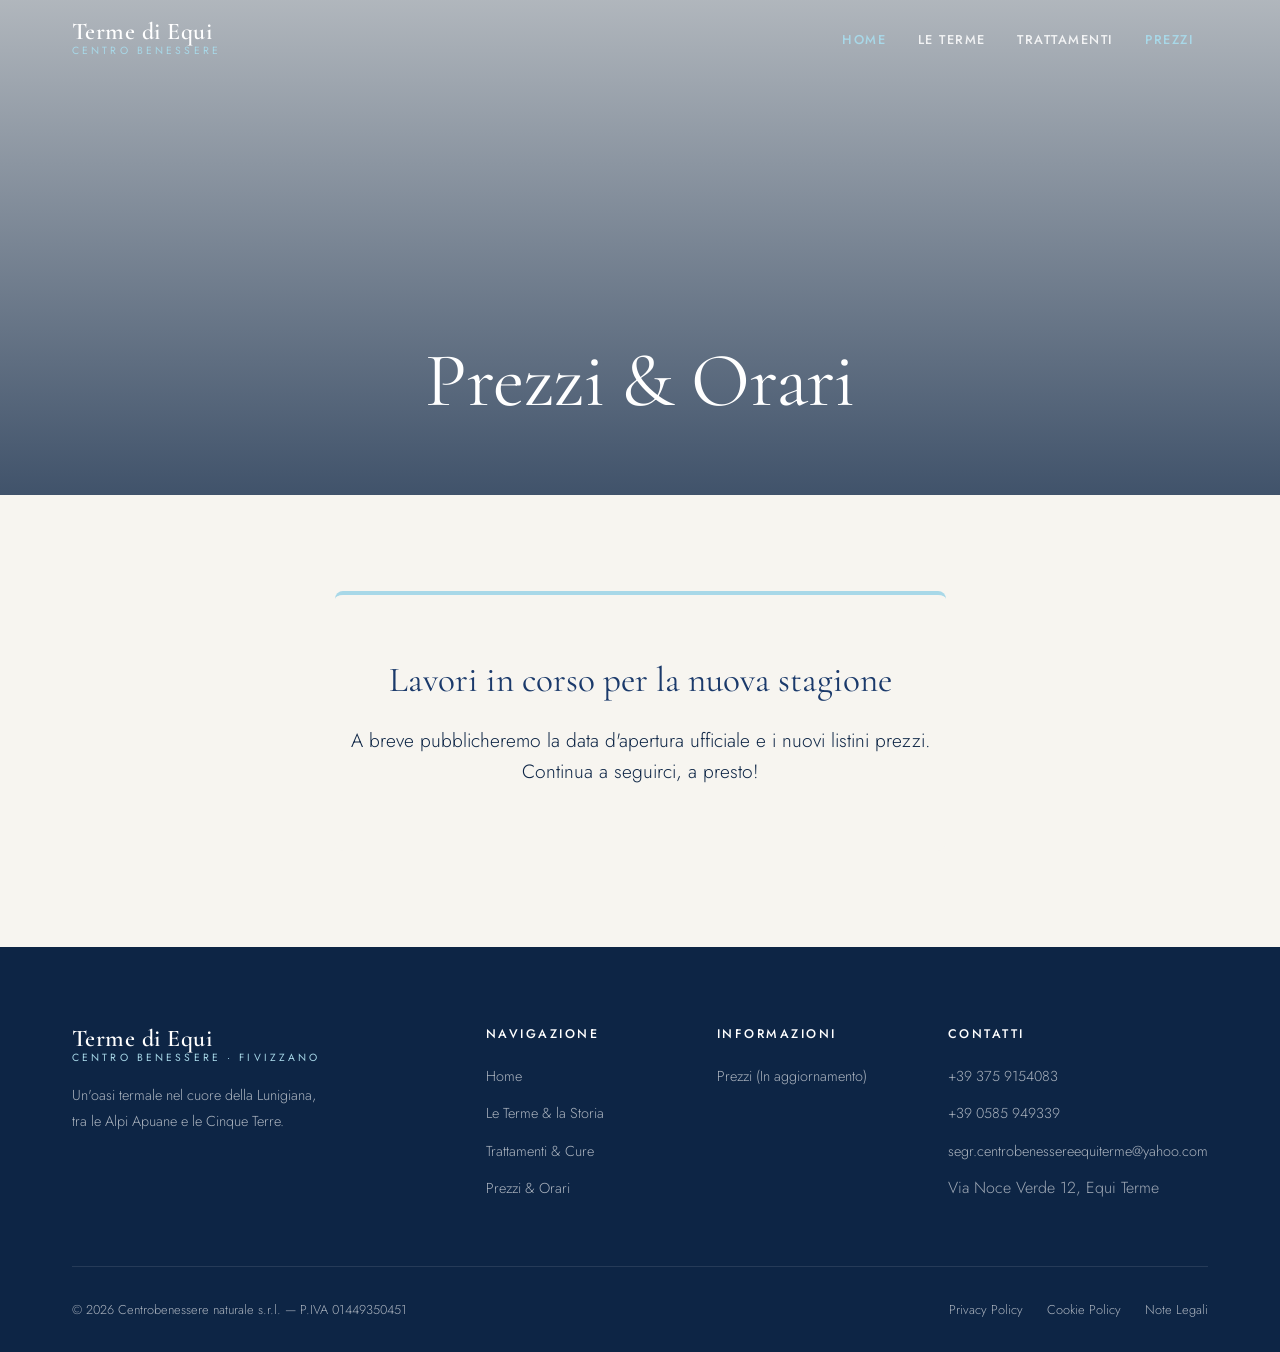
<file: prezzi.html>
<!DOCTYPE html>
<html lang="it">
<head>
  <meta charset="UTF-8">
  <meta name="viewport" content="width=device-width, initial-scale=1.0">

  <title>Prezzi & Orari Terme di Equi — Ingressi, Abbonamenti, Noleggi</title>
  <meta name="description" content="Prezzi aggiornati Terme di Equi: ingressi adulti e bambini, abbonamenti, noleggi. Orario apertura 10:00–19:00. Tariffe ufficiali 2026.">
  <meta name="keywords" content="prezzi terme Equi, tariffe terme Fivizzano, abbonamento piscine termali, ingresso bambini terme, noleggio lettino ombrellone">
  <link rel="canonical" href="https://www.termediequi.com/prezzi">
  <link rel="alternate" hreflang="it" href="https://www.termediequi.com/prezzi">

  <meta property="og:type" content="website">
  <meta property="og:title" content="Prezzi & Orari — Terme di Equi, Fivizzano">
  <meta property="og:description" content="Tutti i prezzi aggiornati: ingressi piscine termali, abbonamenti e noleggi alle Terme di Equi.">
  <meta property="og:url" content="https://www.termediequi.com/prezzi">

  <script type="application/ld+json">
  {
    "@context": "https://schema.org",
    "@graph": [
      {
        "@type": "BreadcrumbList",
        "itemListElement": [
          { "@type": "ListItem", "position": 1, "name": "Home", "item": "https://www.termediequi.com/" },
          { "@type": "ListItem", "position": 2, "name": "Prezzi & Orari", "item": "https://www.termediequi.com/prezzi" }
        ]
      }
    ]
  }
  </script>

  <link rel="stylesheet" href="style.css">
  <link rel="icon" type="image/svg+xml" href="img/favicon.svg">
</head>
<body>

<header class="site-header" role="banner">
  <nav class="nav container" aria-label="Navigazione principale">
    <a href="index.html" class="nav__logo" aria-label="Terme di Equi — Home">
      <span class="nav__logo-main">Terme di Equi</span>
      <span class="nav__logo-sub">Centro Benessere  </span>
    </a>
    <ul class="nav__links" role="list">
      <li><a href="index.html" class="active">Home</a></li>
      <li><a href="le-terme.html">Le Terme</a></li>
      <li><a href="trattamenti-e-cure.html">Trattamenti</a></li>
      <li><a href="prezzi.html">Prezzi</a></li>
    </ul>
    <button class="nav__burger" aria-label="Apri menu" aria-expanded="false">
      <span></span><span></span><span></span>
    </button>
  </nav>
</header>

<div class="nav__mobile" role="dialog" aria-label="Menu mobile">
  <a href="index.html">Home</a>
  <a href="le-terme.html">Le Terme</a>
  <a href="trattamenti-e-cure.html">Trattamenti</a>
  <a href="prezzi.html">Prezzi & Orari</a>
</div>

<section class="page-hero" aria-label="Prezzi e Orari Terme di Equi">
  <div class="page-hero__bg"
       style="background-image: url('https://res.cloudinary.com/de278ryzj/image/upload/v1773929209/509239014_17894976324251714_6156381106198697081_n_gn0vbx.webp');"
       role="img" aria-label="Vista aerea delle piscine termali esterne delle Terme di Equi"></div>
  <div class="container page-hero__content">
    <h1>Prezzi & Orari</h1>
  </div>
</section>

<section class="section" aria-labelledby="h2-coming-soon" style="min-height: 40vh; display: flex; align-items: center; justify-content: center;">
  <div class="container" style="text-align: center; padding: 4rem 1rem; background-color: var(--bianco-pietra, #f5f5f5); border-radius: 8px; border-top: 4px solid var(--azzurro-turchese, #00b4d8);">
    <h2 id="h2-coming-soon" style="color: var(--blu-cobalto, #004b87); margin-bottom: 1.5rem; font-size: 2.2rem;">Lavori in corso per la nuova stagione</h2>
    <p style="font-size: 1.2rem; color: var(--blu-marino, #002855); max-width: 600px; margin: 0 auto; line-height: 1.6;">
      A breve pubblicheremo la data d'apertura ufficiale e i nuovi listini prezzi. <br>
      Continua a seguirci, a presto!
    </p>
  </div>
</section>

<footer class="site-footer" role="contentinfo">
  <div class="container">
    <div class="footer__grid">
      <div class="footer__brand">
        <a href="index.html" class="nav__logo">
          <span class="nav__logo-main">Terme di Equi</span>
          <span class="nav__logo-sub">Centro Benessere · Fivizzano</span>
        </a>
        <p>Un'oasi termale nel cuore della Lunigiana, tra le Alpi Apuane e le Cinque Terre.</p>
      </div>
      <div class="footer__col">
        <h4>Navigazione</h4>
        <ul>
          <li><a href="index.html">Home</a></li>
          <li><a href="le-terme.html">Le Terme & la Storia</a></li>
          <li><a href="trattamenti-e-cure.html">Trattamenti & Cure</a></li>
          <li><a href="prezzi.html">Prezzi & Orari</a></li>
        </ul>
      </div>
      <div class="footer__col">
        <h4>Informazioni</h4>
        <ul>
          <li><a href="prezzi.html">Prezzi (In aggiornamento)</a></li>
        </ul>
      </div>
      <div class="footer__col">
        <h4>Contatti</h4>
        <ul>
          <li><a href="tel:3759154083">+39 375 9154083</a></li>
          <li><a href="tel:0585949339">+39 0585 949339</a></li>
          <li><a href="mailto:segr.centrobenessereequiterme@yahoo.com">segr.centrobenessereequiterme@yahoo.com</a></li>
          <li style="color:rgba(255,255,255,0.6);">Via Noce Verde 12, Equi Terme</li>
        </ul>
      </div>
    </div>
    <div class="footer__bottom">
      <p>&copy; 2026 Centrobenessere naturale s.r.l. &mdash; P.IVA 01449350451</p>
      <nav class="footer__legal" aria-label="Link legali">
        <a href="privacy-policy.html">Privacy Policy</a>
        <a href="cookie-policy.html">Cookie Policy</a>
        <a href="note-legali.html">Note Legali</a>
      </nav>
    </div>
  </div>
</footer>

<script src="script.js" defer></script>
</body>
</html>
</file>
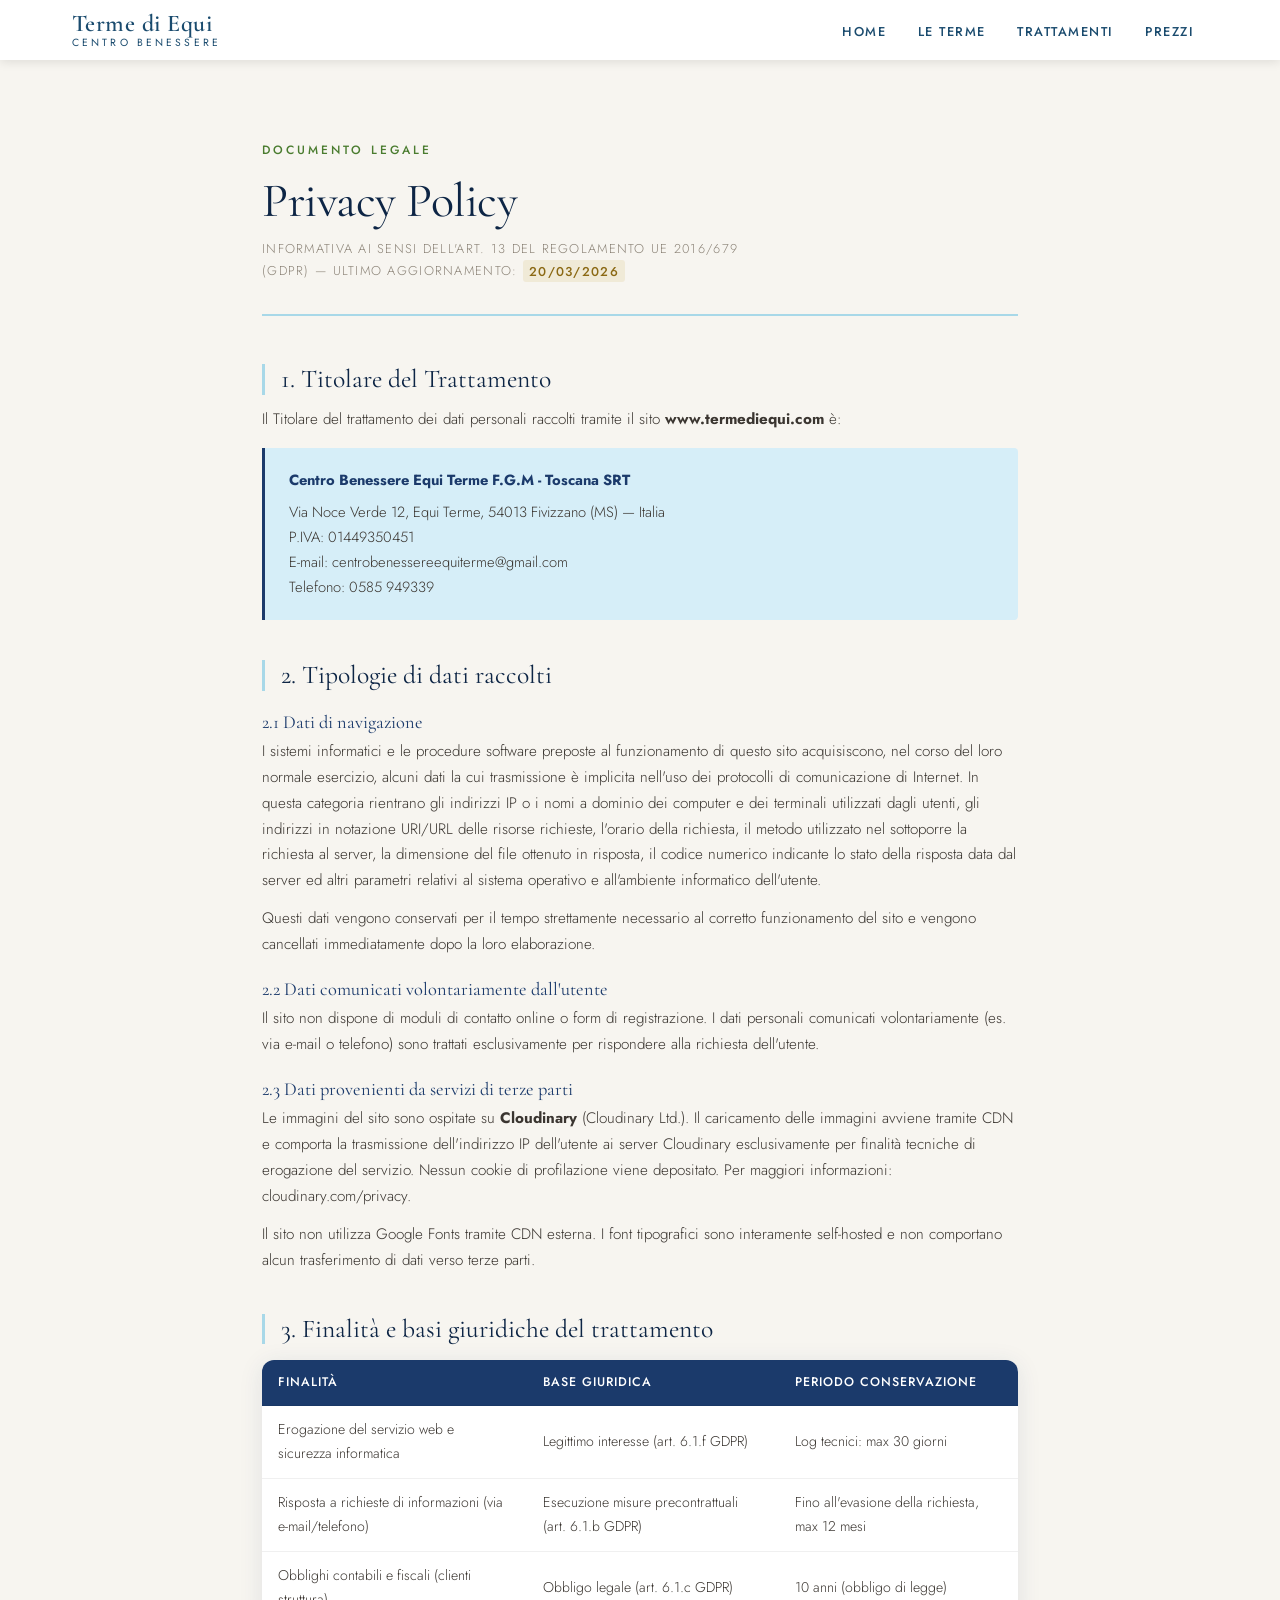
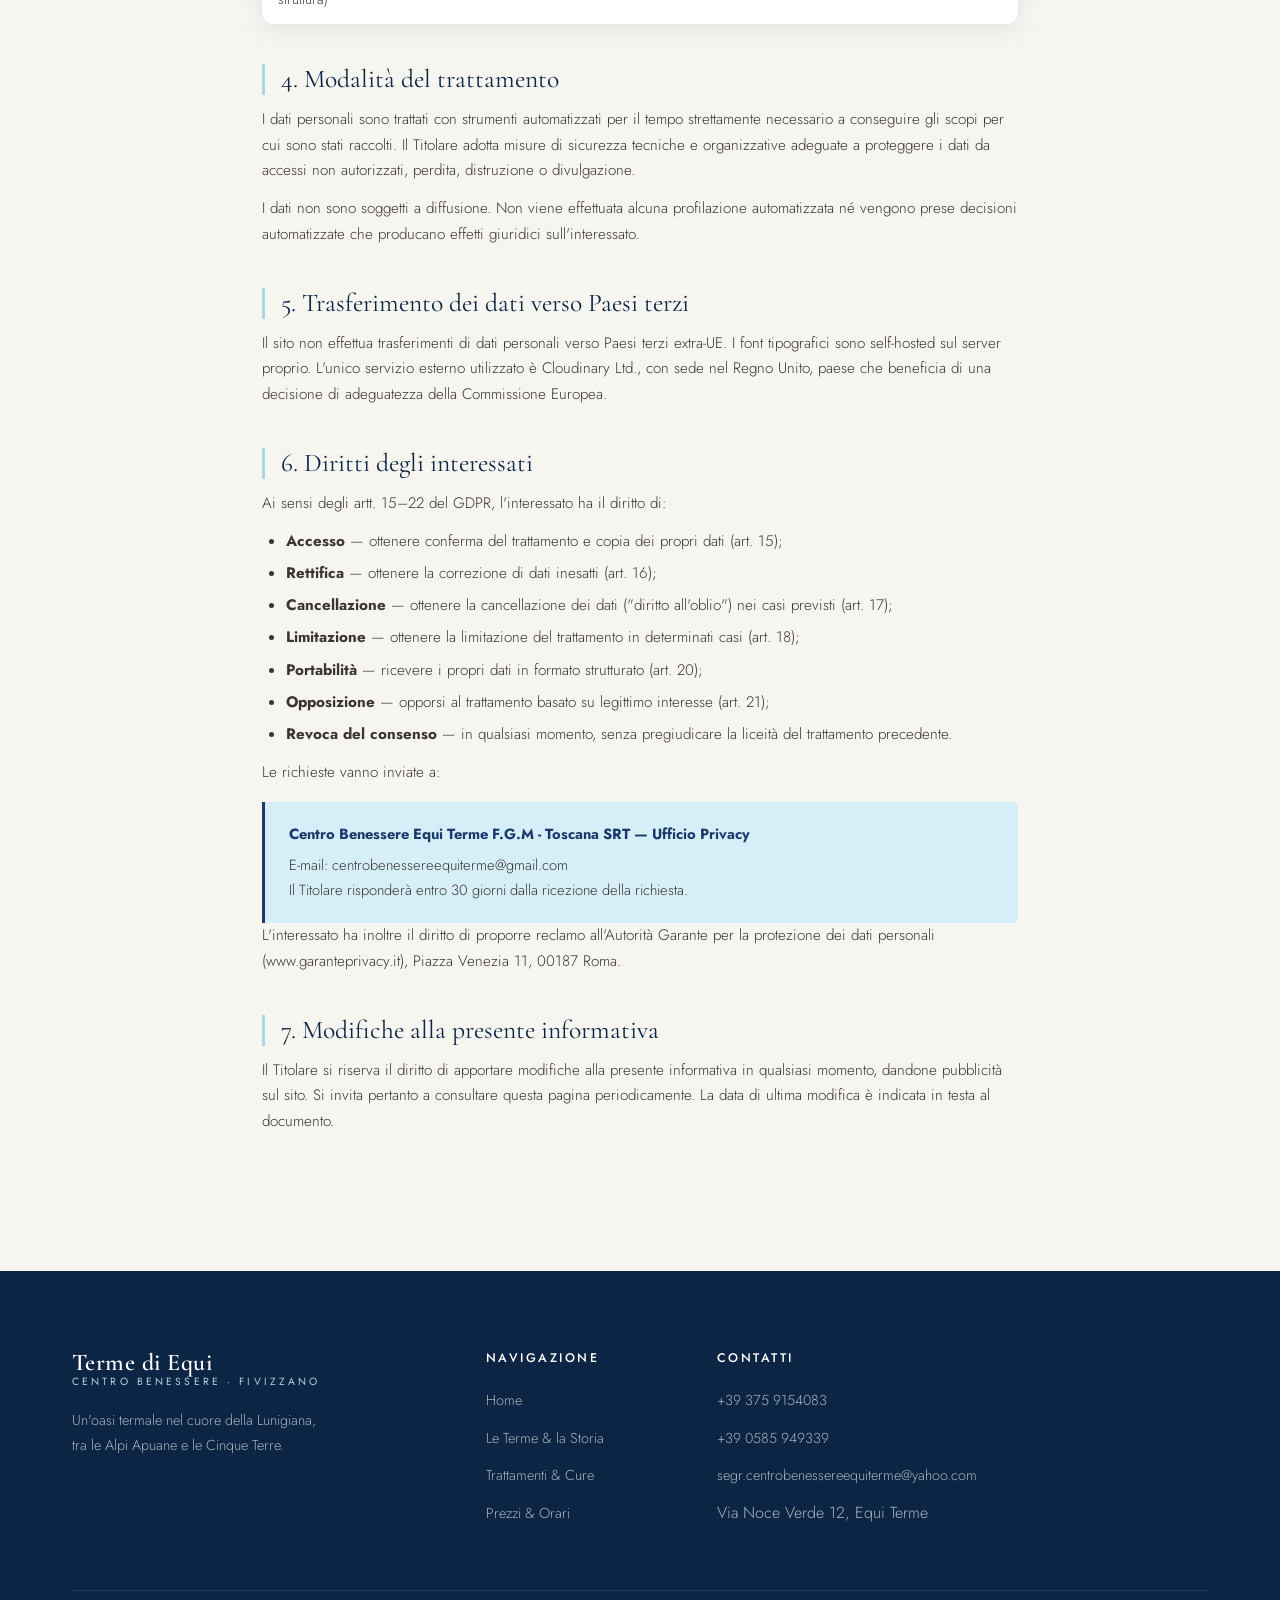
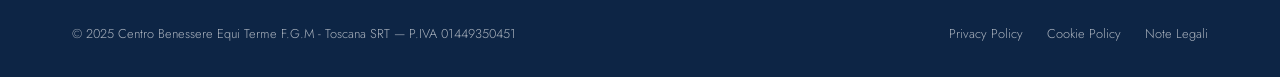
<file: privacy-policy.html>
<!DOCTYPE html>
<html lang="it">
<head>
  <meta charset="UTF-8">
  <meta name="viewport" content="width=device-width, initial-scale=1.0">

  <!-- Preload font critici -->
  <link rel="preload" href="fonts/CormorantGaramond-VariableFont_wght.ttf" as="font" type="font/ttf" crossorigin>
  <link rel="preload" href="fonts/Jost-VariableFont_wght.ttf" as="font" type="font/ttf" crossorigin>

  <!-- noindex: le pagine legali non devono competere con le pagine principali -->
  <meta name="robots" content="noindex, follow">

  <title>Privacy Policy | Terme di Equi — Centro Benessere</title>
  <meta name="description" content="Informativa sulla privacy ai sensi del Regolamento UE 2016/679 (GDPR) del Terme di Equi centro benessere, Fivizzano (MS).">
  <link rel="canonical" href="https://www.termediequi.com/privacy-policy">

  <link rel="stylesheet" href="style.css">
  <link rel="icon" type="image/svg+xml" href="img/favicon.svg">
</head>
<body>

<!-- HEADER -->
<header class="site-header header-no-hero" role="banner">
  <nav class="nav container" aria-label="Navigazione principale">
    <a href="index.html" class="nav__logo" aria-label="Terme di Equi — Home">
      <span class="nav__logo-main">Terme di Equi</span>
      <span class="nav__logo-sub">Centro Benessere</span>
    </a>
    <ul class="nav__links" role="list">
      <li><a href="index.html">Home</a></li>
      <li><a href="le-terme.html">Le Terme</a></li>
      <li><a href="trattamenti-e-cure.html">Trattamenti</a></li>
      <li><a href="prezzi.html">Prezzi</a></li>
    </ul>
    <button class="nav__burger" aria-label="Apri menu di navigazione" aria-expanded="false" aria-controls="mobile-nav">
      <span aria-hidden="true"></span>
      <span aria-hidden="true"></span>
      <span aria-hidden="true"></span>
    </button>
  </nav>
</header>

<nav id="mobile-nav" class="nav__mobile" role="dialog" aria-label="Menu di navigazione mobile" aria-hidden="true">
  <a href="index.html">Home</a>
  <a href="le-terme.html">Le Terme</a>
  <a href="trattamenti-e-cure.html">Trattamenti</a>
  <a href="prezzi.html">Prezzi &amp; Orari</a>
</nav>

<!-- CONTENUTO LEGALE -->
<main class="legal-page">
  <div class="container">

    <div class="legal-header">
      <span class="overline">Documento legale</span>
      <h1>Privacy Policy</h1>
      <p class="legal-meta">Informativa ai sensi dell'art. 13 del Regolamento UE 2016/679 (GDPR) — Ultimo aggiornamento: <em class="legal-meta-highlight">20/03/2026</em></p>
    </div>

    <!-- 1. Titolare -->
    <div class="legal-section">
      <h2>1. Titolare del Trattamento</h2>
      <p>Il Titolare del trattamento dei dati personali raccolti tramite il sito <strong>www.termediequi.com</strong> è:</p>
      <div class="contact-box">
        <strong>Centro Benessere Equi Terme F.G.M - Toscana SRT</strong>
        Via Noce Verde 12, Equi Terme, 54013 Fivizzano (MS) — Italia<br>
        P.IVA: 01449350451<br>
        E-mail: <a href="mailto:centrobenessereequiterme@gmail.com">centrobenessereequiterme@gmail.com</a><br>
        Telefono: <a href="tel:+390585949339">0585 949339</a>
      </div>
    </div>

    <!-- 2. Dati raccolti -->
    <div class="legal-section">
      <h2>2. Tipologie di dati raccolti</h2>

      <h3>2.1 Dati di navigazione</h3>
      <p>I sistemi informatici e le procedure software preposte al funzionamento di questo sito acquisiscono, nel corso del loro normale esercizio, alcuni dati la cui trasmissione è implicita nell'uso dei protocolli di comunicazione di Internet. In questa categoria rientrano gli indirizzi IP o i nomi a dominio dei computer e dei terminali utilizzati dagli utenti, gli indirizzi in notazione URI/URL delle risorse richieste, l'orario della richiesta, il metodo utilizzato nel sottoporre la richiesta al server, la dimensione del file ottenuto in risposta, il codice numerico indicante lo stato della risposta data dal server ed altri parametri relativi al sistema operativo e all'ambiente informatico dell'utente.</p>
      <p>Questi dati vengono conservati per il tempo strettamente necessario al corretto funzionamento del sito e vengono cancellati immediatamente dopo la loro elaborazione.</p>

      <h3>2.2 Dati comunicati volontariamente dall'utente</h3>
      <p>Il sito non dispone di moduli di contatto online o form di registrazione. I dati personali comunicati volontariamente (es. via e-mail o telefono) sono trattati esclusivamente per rispondere alla richiesta dell'utente.</p>

      <h3>2.3 Dati provenienti da servizi di terze parti</h3>
      <p>Le immagini del sito sono ospitate su <strong>Cloudinary</strong> (Cloudinary Ltd.). Il caricamento delle immagini avviene tramite CDN e comporta la trasmissione dell'indirizzo IP dell'utente ai server Cloudinary esclusivamente per finalità tecniche di erogazione del servizio. Nessun cookie di profilazione viene depositato. Per maggiori informazioni: <a href="https://cloudinary.com/privacy" target="_blank" rel="noopener noreferrer">cloudinary.com/privacy</a>.</p>
      <p>Il sito non utilizza Google Fonts tramite CDN esterna. I font tipografici sono interamente self-hosted e non comportano alcun trasferimento di dati verso terze parti.</p>
    </div>

    <!-- 3. Finalità e basi giuridiche -->
    <div class="legal-section">
      <h2>3. Finalità e basi giuridiche del trattamento</h2>
      <table class="legal-table" aria-label="Finalità del trattamento">
        <thead>
          <tr>
            <th scope="col">Finalità</th>
            <th scope="col">Base giuridica</th>
            <th scope="col">Periodo conservazione</th>
          </tr>
        </thead>
        <tbody>
          <tr>
            <td>Erogazione del servizio web e sicurezza informatica</td>
            <td>Legittimo interesse (art. 6.1.f GDPR)</td>
            <td>Log tecnici: max 30 giorni</td>
          </tr>
          <tr>
            <td>Risposta a richieste di informazioni (via e-mail/telefono)</td>
            <td>Esecuzione misure precontrattuali (art. 6.1.b GDPR)</td>
            <td>Fino all'evasione della richiesta, max 12 mesi</td>
          </tr>
          <tr>
            <td>Obblighi contabili e fiscali (clienti struttura)</td>
            <td>Obbligo legale (art. 6.1.c GDPR)</td>
            <td>10 anni (obbligo di legge)</td>
          </tr>
        </tbody>
      </table>
    </div>

    <!-- 4. Modalità del trattamento -->
    <div class="legal-section">
      <h2>4. Modalità del trattamento</h2>
      <p>I dati personali sono trattati con strumenti automatizzati per il tempo strettamente necessario a conseguire gli scopi per cui sono stati raccolti. Il Titolare adotta misure di sicurezza tecniche e organizzative adeguate a proteggere i dati da accessi non autorizzati, perdita, distruzione o divulgazione.</p>
      <p>I dati non sono soggetti a diffusione. Non viene effettuata alcuna profilazione automatizzata né vengono prese decisioni automatizzate che producano effetti giuridici sull'interessato.</p>
    </div>

    <!-- 5. Trasferimento dati -->
    <div class="legal-section">
      <h2>5. Trasferimento dei dati verso Paesi terzi</h2>
      <p>Il sito non effettua trasferimenti di dati personali verso Paesi terzi extra-UE. I font tipografici sono self-hosted sul server proprio. L'unico servizio esterno utilizzato è Cloudinary Ltd., con sede nel Regno Unito, paese che beneficia di una decisione di adeguatezza della Commissione Europea.</p>
    </div>

    <!-- 6. Diritti degli interessati -->
    <div class="legal-section">
      <h2>6. Diritti degli interessati</h2>
      <p>Ai sensi degli artt. 15–22 del GDPR, l'interessato ha il diritto di:</p>
      <ul>
        <li><strong>Accesso</strong> — ottenere conferma del trattamento e copia dei propri dati (art. 15);</li>
        <li><strong>Rettifica</strong> — ottenere la correzione di dati inesatti (art. 16);</li>
        <li><strong>Cancellazione</strong> — ottenere la cancellazione dei dati ("diritto all'oblio") nei casi previsti (art. 17);</li>
        <li><strong>Limitazione</strong> — ottenere la limitazione del trattamento in determinati casi (art. 18);</li>
        <li><strong>Portabilità</strong> — ricevere i propri dati in formato strutturato (art. 20);</li>
        <li><strong>Opposizione</strong> — opporsi al trattamento basato su legittimo interesse (art. 21);</li>
        <li><strong>Revoca del consenso</strong> — in qualsiasi momento, senza pregiudicare la liceità del trattamento precedente.</li>
      </ul>
      <p>Le richieste vanno inviate a:</p>
      <div class="contact-box">
        <strong>Centro Benessere Equi Terme F.G.M - Toscana SRT — Ufficio Privacy</strong>
        E-mail: <a href="mailto:centrobenessereequiterme@gmail.com">centrobenessereequiterme@gmail.com</a><br>
        Il Titolare risponderà entro 30 giorni dalla ricezione della richiesta.
      </div>
      <p>L'interessato ha inoltre il diritto di proporre reclamo all'Autorità Garante per la protezione dei dati personali (<a href="https://www.garanteprivacy.it" target="_blank" rel="noopener noreferrer">www.garanteprivacy.it</a>), Piazza Venezia 11, 00187 Roma.</p>
    </div>

    <!-- 7. Modifiche -->
    <div class="legal-section">
      <h2>7. Modifiche alla presente informativa</h2>
      <p>Il Titolare si riserva il diritto di apportare modifiche alla presente informativa in qualsiasi momento, dandone pubblicità sul sito. Si invita pertanto a consultare questa pagina periodicamente. La data di ultima modifica è indicata in testa al documento.</p>
    </div>

  </div>
</main>

<!-- FOOTER -->
<footer class="site-footer" role="contentinfo">
  <div class="container">
    <div class="footer__grid">
      <div class="footer__brand">
        <a href="index.html" class="nav__logo" aria-label="Terme di Equi — Home">
          <span class="nav__logo-main">Terme di Equi</span>
          <span class="nav__logo-sub">Centro Benessere · Fivizzano</span>
        </a>
        <p>Un'oasi termale nel cuore della Lunigiana, tra le Alpi Apuane e le Cinque Terre.</p>
      </div>
      <div class="footer__col">
        <h4>Navigazione</h4>
        <ul>
          <li><a href="index.html">Home</a></li>
          <li><a href="le-terme.html">Le Terme &amp; la Storia</a></li>
          <li><a href="trattamenti-e-cure.html">Trattamenti &amp; Cure</a></li>
          <li><a href="prezzi.html">Prezzi &amp; Orari</a></li>
        </ul>
      </div>
      <div class="footer__col">
        <h4>Contatti</h4>
        <ul>
          <li><a href="tel:+393759154083">+39 375 9154083</a></li>
          <li><a href="tel:+390585949339">+39 0585 949339</a></li>
          <li><a href="mailto:segr.centrobenessereequiterme@yahoo.com">segr.centrobenessereequiterme@yahoo.com</a></li>
          <li>Via Noce Verde 12, Equi Terme</li>
        </ul>
      </div>
    </div>
    <div class="footer__bottom">
      <p>© 2025 Centro Benessere Equi Terme F.G.M - Toscana SRT — P.IVA 01449350451</p>
      <nav class="footer__legal" aria-label="Link legali">
        <a href="privacy-policy.html">Privacy Policy</a>
        <a href="cookie-policy.html">Cookie Policy</a>
        <a href="note-legali.html">Note Legali</a>
      </nav>
    </div>
  </div>
</footer>

<script src="script.js" defer></script>
</body>
</html>
</file>
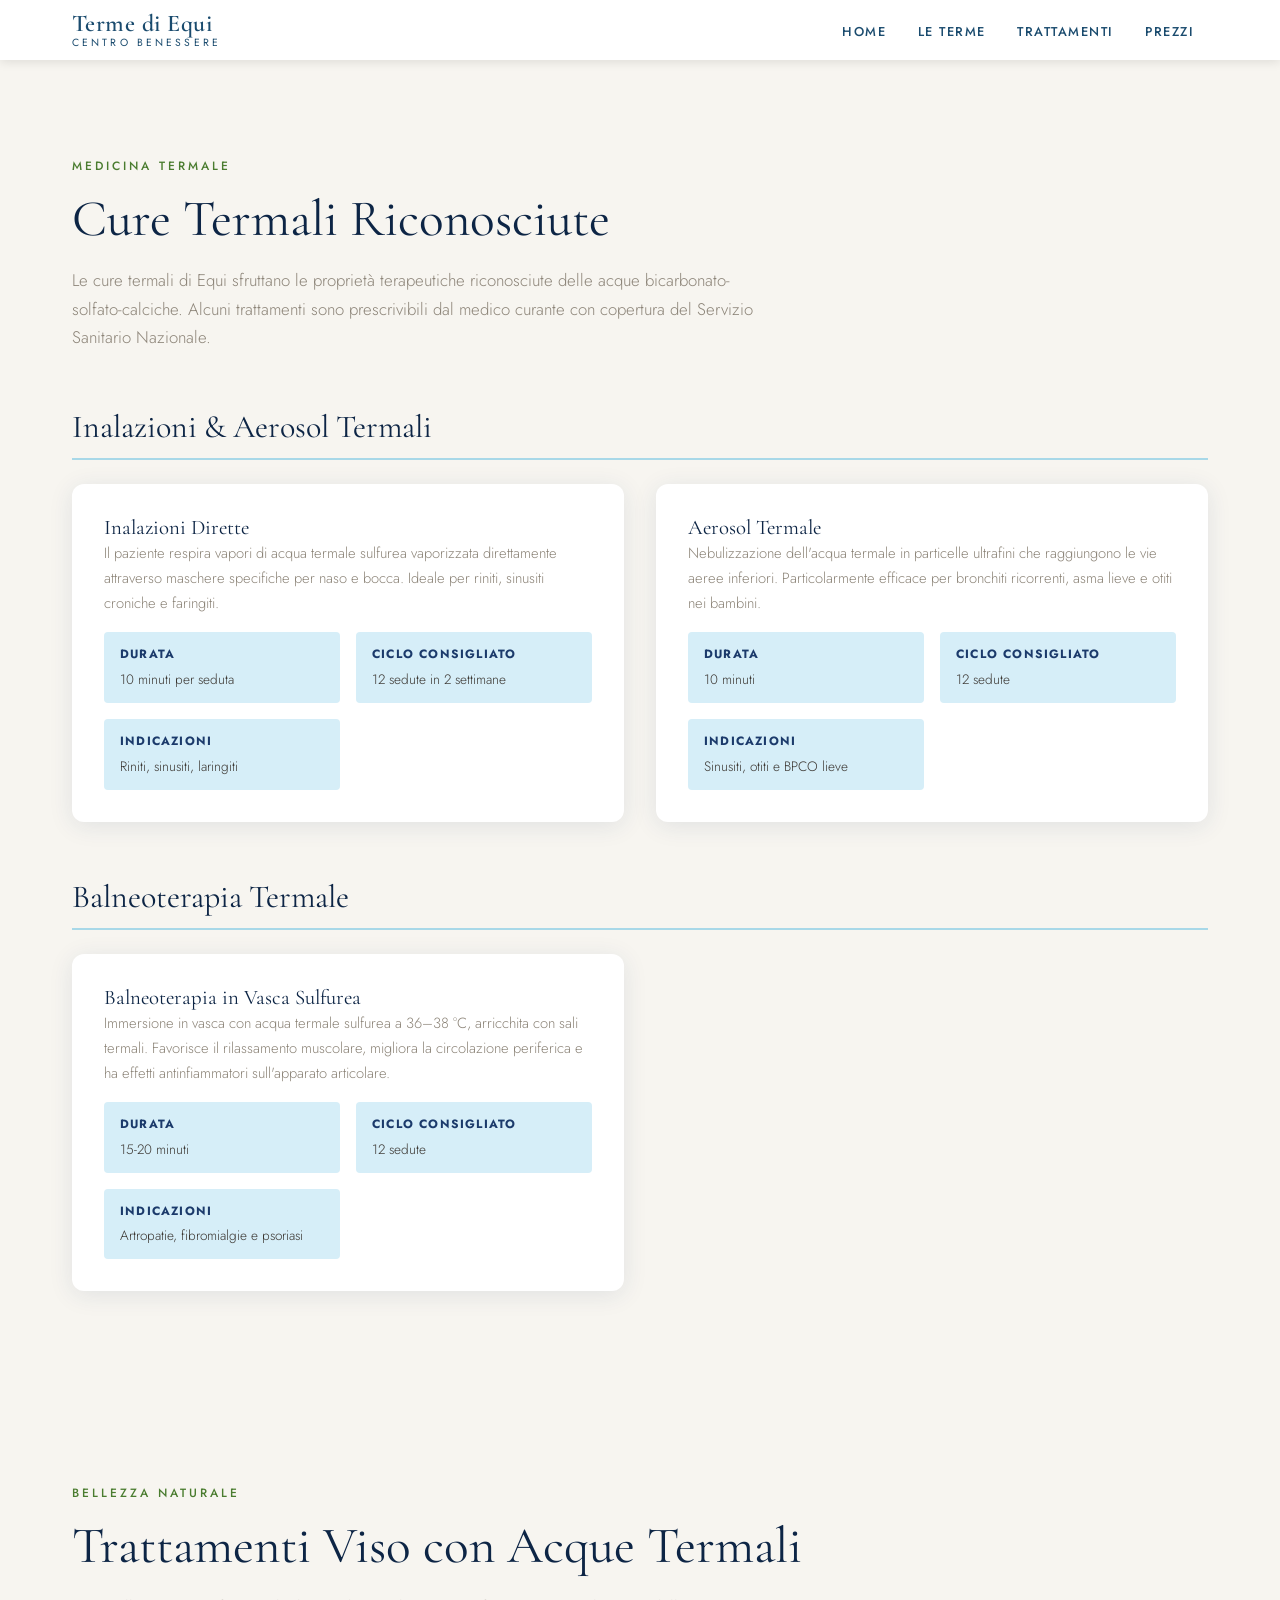
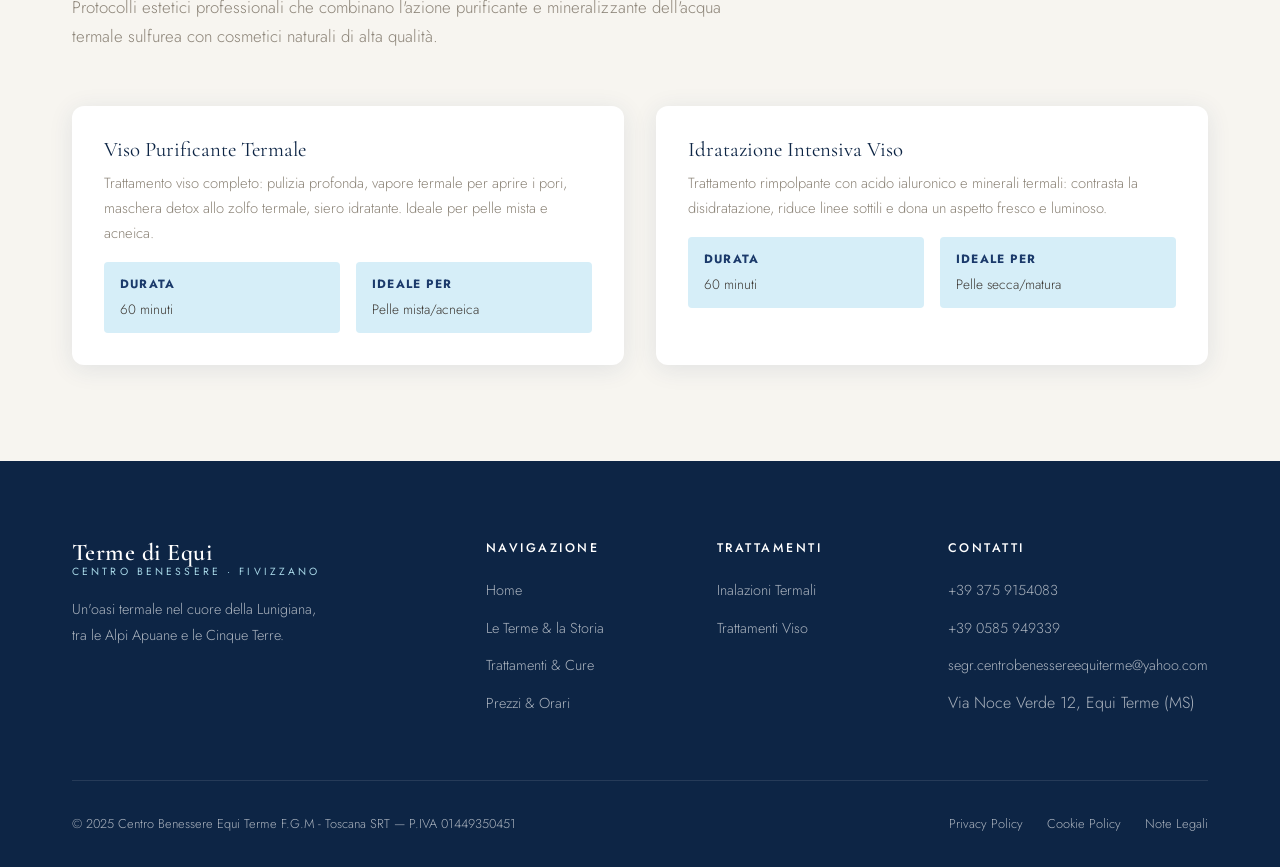
<file: trattamenti-e-cure.html>
<!DOCTYPE html>
<html lang="it">
<head>
  <meta charset="UTF-8">
  <meta name="viewport" content="width=device-width, initial-scale=1.0">

  <!-- ═══ SEO ESSENTIALS ═══════════════════════════════════════════════ -->
  <!-- Title: 56 caratteri -->
  <title>Cure Termali &amp; Trattamenti Benessere | Terme di Equi</title>

  <!-- Description: 154 caratteri -->
  <meta name="description" content="Inalazioni, aerosol, balneoterapia e trattamenti viso alle Terme di Equi, Fivizzano. Cure termali convenzionate SSN con terapisti qualificati.">

  <!-- Robots -->
  <meta name="robots" content="index, follow, max-snippet:-1, max-image-preview:large, max-video-preview:-1">
  <meta name="googlebot" content="index, follow">

  <!-- ═══ CANONICAL & HREFLANG ════════════════════════════════════════ -->
  <link rel="canonical" href="https://www.termediequi.com/trattamenti-e-cure">
  <link rel="alternate" hreflang="it" href="https://www.termediequi.com/trattamenti-e-cure">
  <link rel="alternate" hreflang="x-default" href="https://www.termediequi.com/trattamenti-e-cure">

  <!-- ═══ OPEN GRAPH ══════════════════════════════════════════════════ -->
  <meta property="og:type" content="website">
  <meta property="og:site_name" content="Terme di Equi">
  <meta property="og:locale" content="it_IT">
  <meta property="og:title" content="Cure Termali &amp; Trattamenti Benessere — Terme di Equi, Fivizzano">
  <meta property="og:description" content="Inalazioni, aerosol, balneoterapia e trattamenti viso con acque sulfuree naturali. Cure convenzionate SSN alle Terme di Equi, Lunigiana.">
  <meta property="og:url" content="https://www.termediequi.com/trattamenti-e-cure">
  <meta property="og:image" content="https://res.cloudinary.com/terme-equi/image/upload/w_1200,h_630,c_fill,f_auto,q_auto/og-trattamenti.jpg">
  <meta property="og:image:width" content="1200">
  <meta property="og:image:height" content="630">
  <meta property="og:image:alt" content="Sala trattamenti cure termali alle Terme di Equi, Fivizzano">

  <!-- ═══ TWITTER CARDS ═══════════════════════════════════════════════ -->
  <meta name="twitter:card" content="summary_large_image">
  <meta name="twitter:title" content="Cure Termali &amp; Trattamenti Benessere — Terme di Equi">
  <meta name="twitter:description" content="Inalazioni, balneoterapia e trattamenti viso con acque sulfuree. Cure convenzionate SSN a Fivizzano, Lunigiana.">
  <meta name="twitter:image" content="https://res.cloudinary.com/terme-equi/image/upload/w_1200,h_630,c_fill,f_auto,q_auto/og-trattamenti.jpg">
  <meta name="twitter:image:alt" content="Trattamenti termali alle Terme di Equi, Fivizzano (MS)">

  <!-- ═══ DATI STRUTTURATI JSON-LD ════════════════════════════════════ -->
  <script type="application/ld+json">
  {
    "@context": "https://schema.org",
    "@graph": [
      {
        "@type": "DaySpa",
        "@id": "https://www.termediequi.com/#organization",
        "name": "Terme di Equi Centro Benessere",
        "url": "https://www.termediequi.com/",
        "logo": "https://www.termediequi.com/img/logo.png",
        "address": {
          "@type": "PostalAddress",
          "streetAddress": "Via Noce Verde 12",
          "addressLocality": "Equi Terme",
          "addressRegion": "Toscana",
          "postalCode": "54013",
          "addressCountry": "IT"
        },
        "telephone": ["+393759154083", "+390585949339"],
        "geo": {
          "@type": "GeoCoordinates",
          "latitude": 44.21150,
          "longitude": 10.16580
        },
        "openingHoursSpecification": {
          "@type": "OpeningHoursSpecification",
          "dayOfWeek": ["Monday","Tuesday","Wednesday","Thursday","Friday","Saturday","Sunday"],
          "opens": "10:00",
          "closes": "19:00"
        },
        "availableService": [
          {
            "@type": "MedicalTherapy",
            "name": "Inalazioni Dirette",
            "description": "Vapori di acqua termale sulfurea vaporizzata per riniti, sinusiti croniche e faringiti. Ciclo consigliato: 12 sedute da 15 minuti."
          },
          {
            "@type": "MedicalTherapy",
            "name": "Aerosol Termale",
            "description": "Nebulizzazione in particelle ultrafini per bronchiti ricorrenti e sinusiti. Ciclo: 12 sedute da 15–20 minuti."
          },
          {
            "@type": "MedicalTherapy",
            "name": "Balneoterapia Termale",
            "description": "Immersione in vasca con acqua termale sulfurea a 36–38 °C. Indicata per artropatie e disturbi vascolari. 20–25 minuti per seduta."
          },
          {
            "@type": "Service",
            "name": "Trattamento Viso Purificante Termale",
            "description": "Pulizia profonda, vapore termale, maschera detox allo zolfo e siero idratante. 60 minuti."
          },
          {
            "@type": "Service",
            "name": "Idratazione Intensiva Viso",
            "description": "Trattamento rimpolpante con acido ialuronico e minerali termali. 50 minuti."
          },
          
        ],
        "medicalSpecialty": "Hydrotherapy"
      },
      {
        "@type": "WebPage",
        "@id": "https://www.termediequi.com/trattamenti-e-cure#webpage",
        "url": "https://www.termediequi.com/trattamenti-e-cure",
        "name": "Cure Termali e Trattamenti Benessere — Terme di Equi, Fivizzano",
        "description": "Inalazioni, aerosol, balneoterapia e trattamenti viso con acque sulfuree naturali alle Terme di Equi.",
        "inLanguage": "it-IT",
        "breadcrumb": {
          "@type": "BreadcrumbList",
          "itemListElement": [
            { "@type": "ListItem", "position": 1, "name": "Home", "item": "https://www.termediequi.com/" },
            { "@type": "ListItem", "position": 2, "name": "Trattamenti & Cure", "item": "https://www.termediequi.com/trattamenti-e-cure" }
          ]
        }
      }
    ]
  }
  </script>

  <!-- ═══ PRELOAD FONT CRITICI ════════════════════════════════════════ -->
  <link rel="preload" href="fonts/CormorantGaramond-VariableFont_wght.ttf" as="font" type="font/ttf" crossorigin>
  <link rel="preload" href="fonts/Jost-VariableFont_wght.ttf" as="font" type="font/ttf" crossorigin>

  <link rel="stylesheet" href="style.css">
  <link rel="icon" type="image/svg+xml" href="img/favicon.svg">
</head>
<body>

<!-- HEADER -->
<header class="site-header header-no-hero" role="banner">
  <nav class="nav container" aria-label="Navigazione principale">
    <a href="index.html" class="nav__logo" aria-label="Terme di Equi Centro Benessere — Torna alla Home">
      <span class="nav__logo-main">Terme di Equi</span>
      <span class="nav__logo-sub">Centro Benessere</span>
    </a>
    <ul class="nav__links" role="list">
      <li><a href="index.html">Home</a></li>
      <li><a href="le-terme.html">Le Terme</a></li>
      <li><a href="trattamenti-e-cure.html" aria-current="page">Trattamenti</a></li>
      <li><a href="prezzi.html">Prezzi</a></li>
    </ul>
    <button class="nav__burger" aria-label="Apri menu di navigazione" aria-expanded="false" aria-controls="mobile-nav">
      <span aria-hidden="true"></span>
      <span aria-hidden="true"></span>
      <span aria-hidden="true"></span>
    </button>
  </nav>
</header>

<nav id="mobile-nav" class="nav__mobile" role="dialog" aria-label="Menu di navigazione mobile" aria-hidden="true">
  <a href="index.html">Home</a>
  <a href="le-terme.html">Le Terme</a>
  <a href="trattamenti-e-cure.html">Trattamenti</a>
  <a href="prezzi.html">Prezzi &amp; Orari</a>
</nav>


<!-- ═══ CURE TERMALI ═══════════════════════════════════════════════════ -->
<section class="section" id="cure-termali" aria-labelledby="h2-cure">
  <div class="container">
    <div class="section-header" data-aos="fade-up">
      <span class="overline">Medicina termale</span>
      <!-- ✅ H2 — macro-sezione cure mediche -->
      <h2 id="h2-cure">Cure Termali Riconosciute</h2>
      <p>Le cure termali di Equi sfruttano le proprietà terapeutiche riconosciute delle acque bicarbonato-solfato-calciche. Alcuni trattamenti sono prescrivibili dal medico curante con copertura del Servizio Sanitario Nazionale.</p>
    </div>

    <!-- Inalazioni -->
    <div id="inalazioni" class="tratt-anchor">
      <!-- ✅ H3 — sotto-categoria: inalazioni -->
      <h3 class="tratt-section-title" data-aos="fade-up">Inalazioni &amp; Aerosol Termali</h3>
      <div class="grid-2" data-aos="fade-up">

        <article class="tratt-hero-card">
          <div>
            <!-- ✅ H4 — singolo trattamento -->
            <h4>Inalazioni Dirette</h4>
            <p>Il paziente respira vapori di acqua termale sulfurea vaporizzata direttamente attraverso maschere specifiche per naso e bocca. Ideale per riniti, sinusiti croniche e faringiti.</p>
            <dl class="tratt-detail">
              <div class="tratt-detail-item">
                <dt><strong>Durata</strong></dt>
                <dd>10 minuti per seduta</dd>
              </div>
              <div class="tratt-detail-item">
                <dt><strong>Ciclo consigliato</strong></dt>
                <dd>12 sedute in 2 settimane</dd>
              </div>
              <div class="tratt-detail-item">
                <dt><strong>Indicazioni</strong></dt>
                <dd>Riniti, sinusiti, laringiti</dd>
              </div>
            </dl>
          </div>
        </article>

        <article class="tratt-hero-card">
          <div>
            <h4>Aerosol Termale</h4>
            <p>Nebulizzazione dell'acqua termale in particelle ultrafini che raggiungono le vie aeree inferiori. Particolarmente efficace per bronchiti ricorrenti, asma lieve e otiti nei bambini.</p>
            <dl class="tratt-detail">
              <div class="tratt-detail-item">
                <dt><strong>Durata</strong></dt>
                <dd>10 minuti</dd>
              </div>
              <div class="tratt-detail-item">
                <dt><strong>Ciclo consigliato</strong></dt>
                <dd>12 sedute</dd>
              </div>
              <div class="tratt-detail-item">
                <dt><strong>Indicazioni</strong></dt>
                <dd>Sinusiti, otiti e BPCO lieve</dd>
              </div>
            </dl>
          </div>
        </article>

      </div>
    </div>

    <!-- Balneoterapia -->
    <div id="fanghi" class="tratt-anchor tratt-anchor--spaced">
      <!-- ✅ H3 — sotto-categoria: balneoterapia -->
      <h3 class="tratt-section-title" data-aos="fade-up">Balneoterapia Termale</h3>
      <div class="grid-2" data-aos="fade-up">

        <article class="tratt-hero-card">
          <div>
            <h4>Balneoterapia in Vasca Sulfurea</h4>
            <p>Immersione in vasca con acqua termale sulfurea a 36–38 °C, arricchita con sali termali. Favorisce il rilassamento muscolare, migliora la circolazione periferica e ha effetti antinfiammatori sull'apparato articolare.</p>
            <dl class="tratt-detail">
              <div class="tratt-detail-item">
                <dt><strong>Durata</strong></dt>
                <dd>15-20 minuti</dd>
              </div>
              <div class="tratt-detail-item">
                <dt><strong>Ciclo consigliato</strong></dt>
                <dd>12 sedute</dd>
              </div>
              <div class="tratt-detail-item">
                <dt><strong>Indicazioni</strong></dt>
                <dd>Artropatie, fibromialgie e psoriasi</dd>
              </div>
            </dl>
          </div>
        </article>

      </div>
    </div>

  </div>
</section>

<!-- ═══ TRATTAMENTI VISO ════════════════════════════════════════════════ -->
<section class="section" id="viso" aria-labelledby="h2-viso">
  <div class="container">
    <div class="section-header" data-aos="fade-up">
      <span class="overline">Bellezza naturale</span>
      <!-- ✅ H2 — seconda macro-sezione: trattamenti estetici -->
      <h2 id="h2-viso">Trattamenti Viso con Acque Termali</h2>
      <p>Protocolli estetici professionali che combinano l'azione purificante e mineralizzante dell'acqua termale sulfurea con cosmetici naturali di alta qualità.</p>
    </div>

    <div class="grid-2" data-aos="fade-up">

      <article class="tratt-hero-card">
        <div>
          <!-- ✅ H3 — titolo trattamento viso (H3 perché sibling delle sezioni H2) -->
          <h3>Viso Purificante Termale</h3>
          <p>Trattamento viso completo: pulizia profonda, vapore termale per aprire i pori, maschera detox allo zolfo termale, siero idratante. Ideale per pelle mista e acneica.</p>
          <dl class="tratt-detail">
            <div class="tratt-detail-item">
              <dt><strong>Durata</strong></dt>
              <dd>60 minuti</dd>
            </div>
            <div class="tratt-detail-item">
              <dt><strong>Ideale per</strong></dt>
              <dd>Pelle mista/acneica</dd>
            </div>
          </dl>
        </div>
      </article>

      <article class="tratt-hero-card">
        <div>
          <h3>Idratazione Intensiva Viso</h3>
          <p>Trattamento rimpolpante con acido ialuronico e minerali termali: contrasta la disidratazione, riduce linee sottili e dona un aspetto fresco e luminoso.</p>
          <dl class="tratt-detail">
            <div class="tratt-detail-item">
              <dt><strong>Durata</strong></dt>
              <dd>60 minuti</dd>
            </div>
            <div class="tratt-detail-item">
              <dt><strong>Ideale per</strong></dt>
              <dd>Pelle secca/matura</dd>
            </div>
          </dl>
        </div>
      </article>

    </div>
  </div>
</section>

<!-- FOOTER -->
<footer class="site-footer" role="contentinfo">
  <div class="container">
    <div class="footer__grid">
      <div class="footer__brand">
        <a href="index.html" class="nav__logo" aria-label="Terme di Equi Centro Benessere — Home">
          <span class="nav__logo-main">Terme di Equi</span>
          <span class="nav__logo-sub">Centro Benessere · Fivizzano</span>
        </a>
        <p>Un'oasi termale nel cuore della Lunigiana, tra le Alpi Apuane e le Cinque Terre.</p>
      </div>
      <div class="footer__col">
        <h4>Navigazione</h4>
        <ul>
          <li><a href="index.html">Home</a></li>
          <li><a href="le-terme.html">Le Terme &amp; la Storia</a></li>
          <li><a href="trattamenti-e-cure.html">Trattamenti &amp; Cure</a></li>
          <li><a href="prezzi.html">Prezzi &amp; Orari</a></li>
        </ul>
      </div>
      <div class="footer__col">
        <h4>Trattamenti</h4>
        <ul>
          <li><a href="trattamenti-e-cure.html#inalazioni">Inalazioni Termali</a></li>
          <li><a href="trattamenti-e-cure.html#viso">Trattamenti Viso</a></li>
        </ul>
      </div>
      <div class="footer__col">
        <h4>Contatti</h4>
        <ul>
          <li><a href="tel:+393759154083">+39 375 9154083</a></li>
          <li><a href="tel:+390585949339">+39 0585 949339</a></li>
          <li><a href="mailto:segr.centrobenessereequiterme@yahoo.com">segr.centrobenessereequiterme@yahoo.com</a></li>
          <li>Via Noce Verde 12, Equi Terme (MS)</li>
        </ul>
      </div>
    </div>
    <div class="footer__bottom">
      <p>© 2025 Centro Benessere Equi Terme F.G.M - Toscana SRT — P.IVA 01449350451</p>
      <nav class="footer__legal" aria-label="Link legali">
        <a href="privacy-policy.html">Privacy Policy</a>
        <a href="cookie-policy.html">Cookie Policy</a>
        <a href="note-legali.html">Note Legali</a>
      </nav>
    </div>
  </div>
</footer>

<script src="script.js" defer></script>
</body>
</html>
</file>
<file: style.css>
/* =========================================
   TERME DI EQUI — style.css  v5
   Refactor completo: zero stili inline,
   timeline, trattamenti, ARIA, performance
   ========================================= */

/* ── Self-hosted fonts (nessuna connessione a Google) ── */
@font-face {
  font-family: 'Cormorant Garamond';
  src: url('fonts/CormorantGaramond-VariableFont_wght.ttf') format('truetype');
  font-weight: 100 900;
  font-style: normal;
  font-display: swap;
}
@font-face {
  font-family: 'Cormorant Garamond';
  src: url('fonts/CormorantGaramond-Italic-VariableFont_wght.ttf') format('truetype');
  font-weight: 100 900;
  font-style: italic;
  font-display: swap;
}
@font-face {
  font-family: 'Jost';
  src: url('fonts/Jost-VariableFont_wght.ttf') format('truetype');
  font-weight: 100 900;
  font-style: normal;
  font-display: swap;
}
@font-face {
  font-family: 'Jost';
  src: url('fonts/Jost-Italic-VariableFont_wght.ttf') format('truetype');
  font-weight: 100 900;
  font-style: italic;
  font-display: swap;
}

/* ─── CSS Variables ────────────────────────────────────────────── */
:root {
  --bianco-pietra:    #F7F5F0;
  --bianco-puro:      #FFFFFF;
  --blu-cobalto:      #1B3A6B;
  --blu-marino:       #0D2545;
  --verde-foresta:    #2D5016;
  --verde-chiaro:     #4A7C2F;
  --azzurro-turchese: #A8D8E8;
  --azzurro-pallido:  #D6EEF8;
  --grigio-caldo:     #8C8478;
  --grigio-scuro:     #3A3530;
  --oro:              #C9A84C;

  --font-display: 'Cormorant Garamond', Georgia, serif;
  --font-body:    'Jost', sans-serif;

  --radius-sm:   4px;
  --radius-md:   12px;
  --radius-lg:   24px;
  --shadow-soft: 0 4px 24px rgba(27,58,107,0.10);
  --shadow-deep: 0 12px 48px rgba(13,37,69,0.18);
  --transition:  0.35s cubic-bezier(0.4,0,0.2,1);
  --max-width:   1200px;
  --section-pad: 6rem;
}

/* ─── Reset & Base ─────────────────────────────────────────────── */
*, *::before, *::after { box-sizing: border-box; margin: 0; padding: 0; }
html { scroll-behavior: smooth; font-size: 16px; }
body {
  font-family: var(--font-body);
  background:  var(--bianco-pietra);
  color:       var(--grigio-scuro);
  line-height: 1.7;
  font-weight: 300;
  overflow-x:  hidden;
}
img { max-width: 100%; height: auto; display: block; }
a   { color: inherit; text-decoration: none; }
ul  { list-style: none; }

/* ─── Typography ───────────────────────────────────────────────── */
h1, h2, h3, h4 {
  font-family: var(--font-display);
  font-weight: 400;
  line-height: 1.2;
  color:       var(--blu-marino);
}
h1 { font-size: clamp(2.8rem, 6vw, 5.5rem); letter-spacing: -0.01em; }
h2 { font-size: clamp(2rem, 4vw, 3.2rem); }
h3 { font-size: clamp(1.4rem, 2.5vw, 2rem); }
h4 { font-size: 1.3rem; }
p  { max-width: 70ch; }

.serif { font-family: var(--font-display); }

.overline {
  font-family:    var(--font-body);
  font-size:      0.75rem;
  font-weight:    500;
  letter-spacing: 0.25em;
  text-transform: uppercase;
  color:          var(--verde-chiaro);
  display:        block;
  margin-bottom:  0.75rem;
}

/* ─── Layout utilities ─────────────────────────────────────────── */
.container   { max-width: var(--max-width); margin: 0 auto; padding: 0 2rem; }
.section     { padding: var(--section-pad) 0; }
.section--sm { padding: 3rem 0; }
.text-center { text-align: center; }
.text-center p { margin: 0 auto; }

/* ─── Header / Nav ─────────────────────────────────────────────── */
.site-header {
  position:   fixed;
  top: 0; left: 0; right: 0;
  z-index:    1000;
  padding:    1.25rem 0;
  background: transparent;
  transition: background var(--transition), padding var(--transition), box-shadow var(--transition);
}
.site-header.scrolled {
  background:      rgba(13,37,69,0.96);
  backdrop-filter: blur(12px);
  box-shadow:      var(--shadow-deep);
  padding:         0.75rem 0;
}
.nav {
  display:         flex;
  align-items:     center;
  justify-content: space-between;
  gap:             2rem;
}
.nav__logo {
  display:        flex;
  flex-direction: column;
  line-height:    1;
  color:          var(--bianco-puro);
}
.nav__logo-main {
  font-family:    var(--font-display);
  font-size:      1.5rem;
  font-weight:    600;
  letter-spacing: 0.02em;
}
.nav__logo-sub {
  font-size:      0.65rem;
  font-weight:    400;
  letter-spacing: 0.3em;
  text-transform: uppercase;
  color:          var(--azzurro-turchese);
  margin-top:     2px;
}
.nav__links {
  display:     flex;
  align-items: center;
  gap:         0.25rem;
}
.nav__links a {
  font-size:      0.8rem;
  font-weight:    500;
  letter-spacing: 0.12em;
  text-transform: uppercase;
  color:          rgba(255,255,255,0.85);
  padding:        0.5rem 0.85rem;
  border-radius:  var(--radius-sm);
  transition:     var(--transition);
  position:       relative;
}
.nav__links a::after {
  content:    '';
  position:   absolute;
  bottom: 0; left: 50%; right: 50%;
  height:     1px;
  background: var(--azzurro-turchese);
  transition: var(--transition);
}
.nav__links a:hover        { color: var(--bianco-puro); }
.nav__links a:hover::after { left: 0.85rem; right: 0.85rem; }
.nav__links a.active       { color: var(--azzurro-turchese); }

/* Hamburger */
.nav__burger {
  display:         none;
  flex-direction:  column;
  gap:             5px;
  background:      none;
  border:          none;
  cursor:          pointer;
  padding:         0.5rem;
  min-width:       44px;
  min-height:      44px;
  align-items:     center;
  justify-content: center;
}
.nav__burger span {
  display:       block;
  width: 26px; height: 2px;
  background:    var(--bianco-puro);
  border-radius: 2px;
  transition:    var(--transition);
}
.nav__burger.open span:nth-child(1) { transform: translateY(7px) rotate(45deg); }
.nav__burger.open span:nth-child(2) { opacity: 0; }
.nav__burger.open span:nth-child(3) { transform: translateY(-7px) rotate(-45deg); }

/* Mobile nav overlay */
.nav__mobile {
  display:         none;
  position:        fixed;
  inset:           0;
  background:      var(--blu-marino);
  z-index:         999;
  flex-direction:  column;
  align-items:     center;
  justify-content: center;
  gap:             2rem;
  opacity:         0;
  transition:      opacity 0.3s ease;
}
.nav__mobile.open { display: flex; opacity: 1; }
.nav__mobile a {
  font-family:    var(--font-display);
  font-size:      2rem;
  color:          var(--bianco-puro);
  font-weight:    300;
  letter-spacing: 0.05em;
  transition:     var(--transition);
  padding:        0.5rem 1rem;
}
.nav__mobile a:hover { color: var(--azzurro-turchese); }

/* ─── Hero (homepage) ──────────────────────────────────────────── */
.hero {
  position:    relative;
  min-height:  100svh;
  display:     flex;
  align-items: flex-end;
  overflow:    hidden;
}
.hero__bg {
  position:            absolute;
  inset:               0;
  background-image:    url('https://res.cloudinary.com/de278ryzj/image/upload/f_auto,q_auto/v1773928821/503741239_17895433767251714_1050365484845062097_n_v8mhss.jpg');
  background-size:     cover;
  background-position: center;
  z-index:             -1;
}
.hero__bg::after {
  content:    '';
  position:   absolute;
  inset:      0;
  background: linear-gradient(
    to bottom,
    rgba(13,37,69,0.35) 0%,
    rgba(13,37,69,0.15) 40%,
    rgba(13,37,69,0.70) 80%,
    rgba(13,37,69,0.90) 100%
  );
}
.hero__content {
  position: relative;
  z-index:  2;
  padding:  4rem 0;
  width:    100%;
}
.hero__content h1 {
  color:       var(--bianco-puro);
  text-shadow: 0 2px 24px rgba(0,0,0,0.3);
  max-width:   14ch;
}
.hero__content h1 em { font-style: italic; color: var(--azzurro-turchese); }
.hero__sub {
  color:          rgba(255,255,255,0.82);
  font-size:      1.1rem;
  font-weight:    300;
  margin-top:     1.5rem;
  max-width:      52ch;
  letter-spacing: 0.02em;
}
.hero__actions { display: flex; gap: 1rem; margin-top: 2.5rem; flex-wrap: wrap; }
.hero__scroll {
  position:       absolute;
  bottom: 2rem; left: 50%;
  transform:      translateX(-50%);
  z-index:        3;
  display:        flex;
  flex-direction: column;
  align-items:    center;
  gap:            0.5rem;
  color:          rgba(255,255,255,0.6);
  font-size:      0.7rem;
  letter-spacing: 0.2em;
  text-transform: uppercase;
}
.hero__scroll-line {
  width: 1px; height: 48px;
  background: linear-gradient(to bottom, var(--azzurro-turchese), transparent);
  animation:  scrollLine 2s ease-in-out infinite;
}
@keyframes scrollLine {
  0%, 100% { transform: scaleY(1);   opacity: 1;   }
  50%       { transform: scaleY(0.5); opacity: 0.4; }
}

/* ─── Buttons ──────────────────────────────────────────────────── */
.btn {
  display:        inline-flex;
  align-items:    center;
  gap:            0.5rem;
  font-family:    var(--font-body);
  font-size:      0.82rem;
  font-weight:    500;
  letter-spacing: 0.15em;
  text-transform: uppercase;
  padding:        0.9rem 2rem;
  border-radius:  var(--radius-sm);
  border:         2px solid transparent;
  cursor:         pointer;
  transition:     var(--transition);
  white-space:    nowrap;
}
.btn--primary       { background: var(--blu-cobalto); color: var(--bianco-puro); border-color: var(--blu-cobalto); }
.btn--primary:hover { background: var(--blu-marino);  border-color: var(--blu-marino); transform: translateY(-2px); box-shadow: var(--shadow-soft); }
.btn--ghost         { background: transparent; color: var(--bianco-puro); border-color: rgba(255,255,255,0.5); }
.btn--ghost:hover   { background: rgba(255,255,255,0.12); border-color: var(--bianco-puro); }
.btn--verde         { background: var(--verde-chiaro); color: var(--bianco-puro); border-color: var(--verde-chiaro); }
.btn--verde:hover   { background: var(--verde-foresta); border-color: var(--verde-foresta); transform: translateY(-2px); }
.btn--outline       { background: transparent; color: var(--blu-cobalto); border-color: var(--blu-cobalto); }
.btn--outline:hover { background: var(--blu-cobalto); color: var(--bianco-puro); }
.btn--lg            { padding: 1.1rem 2.5rem; font-size: 0.88rem; }
.btn--block         { width: 100%; justify-content: center; }

/* ─── Cards ────────────────────────────────────────────────────── */
.card {
  background:     var(--bianco-puro);
  border-radius:  var(--radius-md);
  overflow:       hidden;
  box-shadow:     var(--shadow-soft);
  transition:     var(--transition);
  display:        flex;
  flex-direction: column;
  height:         100%;
}
.card:hover { transform: translateY(-6px); box-shadow: var(--shadow-deep); }

.card__img            { aspect-ratio: 4/3; overflow: hidden; }
.card__img img        { width: 100%; height: 100%; object-fit: cover; transition: transform 0.5s ease; }
.card:hover .card__img img { transform: scale(1.05); }

.card__band {
  margin:          0;
  padding:         1rem;
  text-align:      center;
  color:           var(--bianco-puro);
  display:         flex;
  align-items:     center;
  justify-content: center;
  min-height:      5.5rem;
}
.card__band--blu   { background-color: #1a4b6e; }
.card__band--verde { background-color: #4a7c59; }
.card__band--oro   { background-color: #d4af37; }

.card__body {
  padding:        1.75rem;
  display:        flex;
  flex-direction: column;
  flex-grow:      1;
}
.card__body p {
  font-size:     0.95rem;
  color:         var(--grigio-caldo);
  margin-bottom: 1.5rem;
  text-align:    center;
}
.card__body .btn {
  margin-top:  auto;
  align-self:  center;
}

/* ─── Grid utilities ───────────────────────────────────────────── */
.grid-2 { display: grid; grid-template-columns: repeat(2,1fr); gap: 2rem; }
.grid-3 { display: grid; grid-template-columns: repeat(3,1fr); gap: 2rem; }
.grid-4 { display: grid; grid-template-columns: repeat(4,1fr); gap: 1.5rem; }

/* ─── Section header ───────────────────────────────────────────── */
.section-header       { margin-bottom: 3.5rem; }
.section-header h2    { margin-bottom: 1rem; }
.section-header p     { color: var(--grigio-caldo); font-size: 1.05rem; }

/* ─── Split layout ─────────────────────────────────────────────── */
.split          { display: grid; grid-template-columns: 1fr 1fr; gap: 5rem; align-items: center; }
.split--reverse { direction: rtl; }
.split--reverse > * { direction: ltr; }
.split__img     { border-radius: var(--radius-lg); overflow: hidden; aspect-ratio: 4/5; box-shadow: var(--shadow-deep); }
.split__img img { width: 100%; height: 100%; object-fit: cover; }
.split__text h2 { margin-bottom: 1.25rem; }
.split__text p  { color: var(--grigio-caldo); margin-bottom: 1.5rem; }
.split__text p:last-of-type { margin-bottom: 0; }

/* ─── BG variants ──────────────────────────────────────────────── */
.bg-blu                         { background: var(--blu-marino); color: var(--bianco-puro); }
.bg-blu h1, .bg-blu h2,
.bg-blu h3, .bg-blu h4         { color: var(--bianco-puro); }
.bg-blu p                      { color: rgba(255,255,255,0.75); }
.bg-turchese                   { background: var(--azzurro-pallido); }

/* ─── Pill tags ────────────────────────────────────────────────── */
.tag        { display: inline-block; padding: 0.25rem 0.85rem; border-radius: 100px; font-size: 0.75rem; font-weight: 500; letter-spacing: 0.1em; text-transform: uppercase; }
.tag--blu   { background: var(--azzurro-pallido); color: var(--blu-cobalto); }
.tag--verde { background: rgba(74,124,47,0.12); color: var(--verde-chiaro); }
.tag--oro   { background: rgba(201,168,76,0.15); color: #8B6914; }

/* ─── Info box ─────────────────────────────────────────────────── */
.info-box        { background: var(--azzurro-pallido); border-left: 3px solid var(--blu-cobalto); border-radius: 0 var(--radius-sm) var(--radius-sm) 0; padding: 1.25rem 1.5rem; font-size: 0.9rem; color: var(--grigio-scuro); }
.info-box strong { color: var(--blu-cobalto); }
.note-text       { font-size: 0.85rem; color: var(--grigio-caldo); font-style: italic; }

/* ─── Page hero (pagine interne) ───────────────────────────────── */
.page-hero {
  min-height:  55vh;
  display:     flex;
  align-items: flex-end;
  position:    relative;
  overflow:    hidden;
}
.page-hero__bg {
  position:            absolute;
  inset:               0;
  background-size:     cover;
  background-position: center;
  background-repeat:   no-repeat;
}
.page-hero__bg::after {
  content:    '';
  position:   absolute;
  inset:      0;
  background: linear-gradient(to bottom, rgba(13,37,69,0.3) 0%, rgba(13,37,69,0.78) 100%);
}
.page-hero__content {
  position: relative;
  z-index:  2;
  padding:  3.5rem 0;
  color:    var(--bianco-puro);
}
.page-hero__content h1 { color: var(--bianco-puro); margin-bottom: 0.75rem; }
.page-hero__content p  { color: rgba(255,255,255,0.78); font-size: 1.05rem; max-width: 60ch; }

/* ═══════════════════════════════════════════════════════════════════
   TIMELINE — le-terme.html
   ═══════════════════════════════════════════════════════════════════ */
.timeline {
  max-width: 700px;
  margin:    0 auto;
  position:  relative;
}

/* Linea verticale: left = metà del padding-left delle entries (4rem) - metà dot (1rem) = 3rem, poi -1px */
.timeline__line {
  position:   absolute;
  left:       3rem;
  top:        0;
  bottom:     0;
  width:      2px;
  background: rgba(168,216,232,0.3);
}



/* Lista: reset totale dei marker <ol> */
.timeline__entries {
  list-style:     none;
  display:        flex;
  flex-direction: column;
  gap:            2.5rem;
  padding-left:   5rem;
  margin:         0;
}

/* Entry: reset marker nativo */
.timeline__entry {
  position:   relative;
  list-style: none;
}
.timeline__entry::marker { content: ''; }

/* Dot: centrato sulla linea (left: 3rem dalla .timeline, entries ha padding-left 5rem, quindi dot va a -(5rem-3rem-1rem) = -3rem) */
.timeline__dot {
  position:      absolute;
  left:          -3rem;
  top:           0.15rem;
  width:         2rem;
  height:        2rem;
  background:    var(--azzurro-turchese);
  border-radius: 50%;
  flex-shrink:   0;
}

.timeline__label {
  color:          var(--azzurro-turchese);
  font-size:      0.8rem;
  letter-spacing: 0.2em;
  font-weight:    500;
  text-transform: uppercase;
  margin-bottom:  0.25rem;
  display:        block;
}
.timeline__entry h3 {
  color:         white;
  margin-bottom: 0.5rem;
  font-size:     1.4rem;
}
.timeline__entry p {
  color: rgba(255,255,255,0.75);
}

/* ═══════════════════════════════════════════════════════════════════
   TABELLA COMPOSIZIONE CHIMICA — le-terme.html
   ═══════════════════════════════════════════════════════════════════ */
.chimica-grid {
  display:       grid;
  grid-template-columns: 1fr 1fr;
  gap:           3rem;
  margin-bottom: 3rem;
}
.chimica-grid h3 { margin-bottom: 1.25rem; }

/* ═══════════════════════════════════════════════════════════════════
   PRICE TABLES — sistema completo responsive
   ═══════════════════════════════════════════════════════════════════ */
.price-block             { margin-bottom: 3.5rem; }
.price-block:last-child  { margin-bottom: 0; }
.price-block-title {
  font-family:    var(--font-display);
  font-size:      1.8rem;
  color:          var(--blu-marino);
  margin-bottom:  1.25rem;
  padding-bottom: 0.75rem;
  border-bottom:  3px solid var(--azzurro-turchese);
}
.legend          { display: flex; gap: 1.5rem; flex-wrap: wrap; margin-bottom: 1.5rem; font-size: 0.82rem; color: var(--grigio-scuro); }
.legend-item     { display: flex; align-items: center; gap: 0.5rem; }
.legend-dot      { width: 10px; height: 10px; border-radius: 50%; flex-shrink: 0; }

.price-table {
  width:           100%;
  border-collapse: collapse;
  background:      var(--bianco-puro);
  border-radius:   var(--radius-md);
  overflow:        hidden;
  box-shadow:      var(--shadow-soft);
  font-size:       0.95rem;
  table-layout:    fixed;
}
.price-table thead tr { background: var(--blu-cobalto); color: var(--bianco-puro); }
.price-table th {
  padding:        0.9rem 1.25rem;
  font-weight:    500;
  letter-spacing: 0.08em;
  font-size:      0.78rem;
  text-transform: uppercase;
  text-align:     left;
  vertical-align: middle;
}
.price-table td {
  padding:        0.95rem 1.25rem;
  text-align:     left;
  vertical-align: middle;
  border-bottom:  1px solid rgba(0,0,0,0.06);
  word-wrap:      break-word;
}
.price-table tbody tr:last-child td { border-bottom: none; }
.price-table tbody tr:hover         { background: var(--azzurro-pallido); transition: background 0.2s; }

.price-table td:last-child,
.price-table th:last-child { text-align: right; font-weight: 500; color: var(--bianco-puro); }
.price-table tbody td:last-child { color: var(--blu-cobalto); }

.price-table th.col-feriale,
.price-table td.col-feriale,
.price-table th.col-festivo,
.price-table td.col-festivo { text-align: center; }

.price-table tbody td.col-feriale,
.price-table tbody td.col-festivo { font-weight: 500; color: var(--blu-cobalto); }

.price-table td[colspan]  { text-align: center; }
.price-highlight          { background: rgba(168,216,232,0.15); }

.price-table.cols-3 th:nth-child(1),
.price-table.cols-3 td:nth-child(1) { width: 58%; }
.price-table.cols-3 th:nth-child(2),
.price-table.cols-3 td:nth-child(2) { width: 21%; }
.price-table.cols-3 th:nth-child(3),
.price-table.cols-3 td:nth-child(3) { width: 21%; }

.price-table.cols-4 th:nth-child(1),
.price-table.cols-4 td:nth-child(1) { width: 30%; }
.price-table.cols-4 th:nth-child(2),
.price-table.cols-4 td:nth-child(2) { width: 28%; }
.price-table.cols-4 th:nth-child(3),
.price-table.cols-4 td:nth-child(3) { width: 21%; }
.price-table.cols-4 th:nth-child(4),
.price-table.cols-4 td:nth-child(4) { width: 21%; }

.price-table.cols-abb th:nth-child(1),
.price-table.cols-abb td:nth-child(1) { width: 48%; }
.price-table.cols-abb th:nth-child(2),
.price-table.cols-abb td:nth-child(2) { width: 32%; }
.price-table.cols-abb th:nth-child(3),
.price-table.cols-abb td:nth-child(3) { width: 20%; }

.price-table.cols-carnet th:nth-child(1),
.price-table.cols-carnet td:nth-child(1) { width: 40%; }
.price-table.cols-carnet th:nth-child(2),
.price-table.cols-carnet td:nth-child(2) { width: 20%; }
.price-table.cols-carnet th:nth-child(3),
.price-table.cols-carnet td:nth-child(3) { width: 22%; }
.price-table.cols-carnet th:nth-child(4),
.price-table.cols-carnet td:nth-child(4) { width: 18%; }

.price-table.cols-2 th:nth-child(1),
.price-table.cols-2 td:nth-child(1) { width: 70%; }
.price-table.cols-2 th:nth-child(2),
.price-table.cols-2 td:nth-child(2) { width: 30%; }

.noleggi-wrap { max-width: 520px; margin: 0 auto; }

.price-table.cols-chimica th:nth-child(1),
.price-table.cols-chimica td:nth-child(1) { width: 55%; }
.price-table.cols-chimica th:nth-child(2),
.price-table.cols-chimica td:nth-child(2) { width: 45%; text-align: left; }
.price-table.cols-chimica tbody td:last-child { text-align: left; color: var(--grigio-scuro); }

/* ═══════════════════════════════════════════════════════════════════
   TRATTAMENTI — trattamenti-e-cure.html
   ═══════════════════════════════════════════════════════════════════ */
.tratt-hero-card {
  background:  var(--bianco-puro);
  border-radius: var(--radius-md);
  padding:     2rem;
  box-shadow:  var(--shadow-soft);
  display:     flex;
  gap:         1.5rem;
  align-items: flex-start;
  transition:  var(--transition);
}
.tratt-hero-card:hover { transform: translateY(-4px); box-shadow: var(--shadow-deep); }
.tratt-hero-card h3    { margin-bottom: 0.5rem; font-size: 1.3rem; }
.tratt-hero-card p     { font-size: 0.92rem; color: var(--grigio-caldo); margin-bottom: 0.75rem; }

.tratt-detail {
  display:               grid;
  grid-template-columns: 1fr 1fr;
  gap:                   1rem;
  margin-top:            1rem;
}
.tratt-detail-item {
  background:    var(--azzurro-pallido);
  border-radius: var(--radius-sm);
  padding:       0.75rem 1rem;
  font-size:     0.85rem;
}
.tratt-detail-item strong {
  display:        block;
  color:          var(--blu-cobalto);
  font-size:      0.75rem;
  letter-spacing: 0.1em;
  text-transform: uppercase;
  margin-bottom:  0.2rem;
}

/* Titolo sezione trattamento con bordo turchese */
.tratt-section-title {
  margin-bottom:  1.5rem;
  padding-bottom: 0.75rem;
  border-bottom:  2px solid var(--azzurro-turchese);
}

/* Scroll-margin per anchor link con header fisso */
.tratt-anchor { scroll-margin-top: 120px; }

/* ═══════════════════════════════════════════════════════════════════
   PAGINE LEGALI — privacy, cookie, note legali
   ═══════════════════════════════════════════════════════════════════ */
.legal-page { padding: 5rem 0 6rem; }
.legal-page .container { max-width: 820px; }

.legal-header {
  margin-bottom:  3rem;
  padding-bottom: 2rem;
  border-bottom:  2px solid var(--azzurro-turchese);
}
.legal-header h1 { font-size: clamp(2rem, 4vw, 3rem); margin-bottom: 0.5rem; }
.legal-meta {
  font-size:      0.8rem;
  color:          var(--grigio-caldo);
  letter-spacing: 0.1em;
  text-transform: uppercase;
}
.legal-meta-highlight {
  background:  rgba(201,168,76,0.15);
  color:       #8B6914;
  padding:     0.1rem 0.4rem;
  border-radius: 3px;
  font-weight: 500;
  font-style:  normal;
}

.legal-section          { margin-bottom: 2.5rem; }
.legal-section h2 {
  font-size:     1.6rem;
  margin-bottom: 0.75rem;
  padding-left:  1rem;
  border-left:   3px solid var(--azzurro-turchese);
  color:         var(--blu-marino);
}
.legal-section h3       { font-size: 1.15rem; margin: 1.25rem 0 0.4rem; color: var(--blu-cobalto); }
.legal-section p        { font-size: 0.95rem; color: var(--grigio-scuro); margin-bottom: 0.75rem; max-width: 100%; }
.legal-section ul {
  list-style:     disc;
  padding-left:   1.5rem;
  display:        flex;
  flex-direction: column;
  gap:            0.4rem;
  font-size:      0.95rem;
  color:          var(--grigio-scuro);
  margin-bottom:  0.75rem;
}

/* Tabella legale generica */
.legal-table {
  width:           100%;
  border-collapse: collapse;
  font-size:       0.88rem;
  margin:          1rem 0 1.25rem;
  background:      var(--bianco-puro);
  border-radius:   var(--radius-md);
  overflow:        hidden;
  box-shadow:      var(--shadow-soft);
}
.legal-table thead tr              { background: var(--blu-cobalto); color: var(--bianco-puro); }
.legal-table th,
.legal-table td                   { padding: 0.75rem 1rem; text-align: left; border-bottom: 1px solid rgba(0,0,0,0.06); }
.legal-table th                   { font-weight: 500; letter-spacing: 0.08em; font-size: 0.78rem; text-transform: uppercase; }
.legal-table tbody tr:last-child td { border-bottom: none; }
.legal-table tbody tr:hover        { background: var(--azzurro-pallido); }

/* Cookie table */
.cookie-table {
  width:           100%;
  border-collapse: collapse;
  font-size:       0.88rem;
  margin:          1rem 0 1.25rem;
  background:      var(--bianco-puro);
  border-radius:   var(--radius-md);
  overflow:        hidden;
  box-shadow:      var(--shadow-soft);
}
.cookie-table thead tr    { background: var(--blu-cobalto); color: var(--bianco-puro); }
.cookie-table th,
.cookie-table td          { padding: 0.75rem 1rem; text-align: left; border-bottom: 1px solid rgba(0,0,0,0.06); vertical-align: top; }
.cookie-table th          { font-weight: 500; letter-spacing: 0.08em; font-size: 0.78rem; text-transform: uppercase; }
.cookie-table tbody tr:last-child td { border-bottom: none; }
.cookie-table tbody tr:hover { background: var(--azzurro-pallido); }

/* Badge */
.badge          { display: inline-block; padding: 0.15rem 0.6rem; border-radius: 100px; font-size: 0.72rem; font-weight: 500; letter-spacing: 0.05em; text-transform: uppercase; }
.badge--verde   { background: rgba(74,124,47,0.12); color: var(--verde-chiaro); }
.badge--oro     { background: rgba(201,168,76,0.15); color: #8B6914; }
.badge--grigio  { background: rgba(0,0,0,0.07); color: var(--grigio-caldo); }

/* Verdict box (cookie policy) */
.verdict-box    { background: var(--blu-marino); color: var(--bianco-puro); border-radius: var(--radius-md); padding: 2rem 2.25rem; margin: 2rem 0; }
.verdict-box h3 { color: var(--azzurro-turchese); margin-bottom: 0.75rem; font-size: 1.3rem; }
.verdict-box p  { color: rgba(255,255,255,0.85); font-size: 0.95rem; max-width: 100%; margin-bottom: 0.5rem; }
.verdict-box p:last-child { margin-bottom: 0; }

/* Contact box */
.contact-box {
  background:    var(--azzurro-pallido);
  border-left:   3px solid var(--blu-cobalto);
  border-radius: 0 var(--radius-sm) var(--radius-sm) 0;
  padding:       1.25rem 1.5rem;
  margin-top:    1rem;
  font-size:     0.92rem;
}
.contact-box strong { color: var(--blu-cobalto); display: block; margin-bottom: 0.4rem; }

/* Scheda societaria (note legali) */
.company-card { background: var(--bianco-puro); border-radius: var(--radius-md); box-shadow: var(--shadow-soft); overflow: hidden; margin-bottom: 2rem; }
.company-card__header { background: var(--blu-cobalto); color: var(--bianco-puro); padding: 1.25rem 1.75rem; }
.company-card__header h3 { color: var(--bianco-puro); font-size: 1.3rem; margin-bottom: 0.25rem; }
.company-card__header p  { color: rgba(255,255,255,0.7); font-size: 0.82rem; max-width: 100%; margin: 0; }
.company-card__body  { padding: 1.5rem 1.75rem; }
.company-card__row {
  display:       flex;
  gap:           1rem;
  padding:       0.65rem 0;
  border-bottom: 1px solid rgba(0,0,0,0.06);
  font-size:     0.92rem;
  align-items:   baseline;
}
.company-card__row:last-child { border-bottom: none; }
.company-card__label {
  min-width:      160px;
  font-size:      0.75rem;
  font-weight:    500;
  letter-spacing: 0.1em;
  text-transform: uppercase;
  color:          var(--grigio-caldo);
  flex-shrink:    0;
}
.company-card__value { color: var(--grigio-scuro); }
.company-card__value a { color: var(--blu-cobalto); text-decoration: underline; text-underline-offset: 3px; }

/* ─── Accordion ────────────────────────────────────────────────── */
.accordion                   { border: 1px solid rgba(0,0,0,0.08); border-radius: var(--radius-md); overflow: hidden; }
.accordion__item             { border-bottom: 1px solid rgba(0,0,0,0.08); }
.accordion__item:last-child  { border-bottom: none; }
.accordion__trigger {
  width: 100%; text-align: left;
  background: var(--bianco-puro);
  padding: 1.25rem 1.5rem;
  font-family: var(--font-body); font-size: 1rem; font-weight: 500;
  color: var(--grigio-scuro);
  cursor: pointer; border: none;
  display: flex; justify-content: space-between; align-items: center;
  transition: var(--transition);
}
.accordion__trigger:hover            { background: var(--azzurro-pallido); color: var(--blu-cobalto); }
.accordion__trigger .acc-icon        { transition: transform 0.3s; font-size: 1.2rem; color: var(--blu-cobalto); }
.accordion__trigger.open             { background: var(--azzurro-pallido); color: var(--blu-cobalto); }
.accordion__trigger.open .acc-icon  { transform: rotate(45deg); }
.accordion__body      { display: none; padding: 1.25rem 1.5rem; background: var(--bianco-puro); font-size: 0.95rem; color: var(--grigio-caldo); line-height: 1.8; }
.accordion__body.open { display: block; }

/* ─── Footer ───────────────────────────────────────────────────── */
.site-footer  { background: var(--blu-marino); color: rgba(255,255,255,0.65); padding: 5rem 0 2rem; }
.footer__grid { display: grid; grid-template-columns: 2fr 1fr 1fr 1fr; gap: 3rem; margin-bottom: 4rem; }
.footer__brand .nav__logo { margin-bottom: 1.25rem; }
.footer__brand p { font-size: 0.9rem; line-height: 1.8; max-width: 32ch; }
.footer__col h4 { color: var(--bianco-puro); font-family: var(--font-body); font-size: 0.78rem; font-weight: 500; letter-spacing: 0.2em; text-transform: uppercase; margin-bottom: 1.25rem; }
.footer__col ul { display: flex; flex-direction: column; gap: 0.65rem; }
.footer__col ul a { font-size: 0.9rem; transition: var(--transition); }
.footer__col ul a:hover { color: var(--azzurro-turchese); }
.footer__bottom { border-top: 1px solid rgba(255,255,255,0.1); padding-top: 2rem; display: flex; justify-content: space-between; align-items: center; gap: 1rem; flex-wrap: wrap; font-size: 0.8rem; }
.footer__bottom a:hover { color: var(--azzurro-turchese); }
.footer__legal  { display: flex; gap: 1.5rem; }

/* ─── Utility: overline su sfondo scuro ───────────────────────── */
.overline--light { color: var(--azzurro-turchese); }

/* ─── Utility: tabella con margine superiore ──────────────────── */
.chimica-table  { margin-top: 1.5rem; }

/* ─── Utility: accordion con margine superiore ────────────────── */
.accordion--spaced { margin-top: 1.5rem; }

/* ─── Utility: sezione trattamento con margine superiore ─────── */
.tratt-anchor--spaced { margin-top: 3.5rem; }

/* ─── AOS fallback ─────────────────────────────────────────────── */
[data-aos]                           { opacity: 0; transform: translateY(30px); transition: opacity 0.7s ease, transform 0.7s ease; }
[data-aos].aos-animate               { opacity: 1; transform: translateY(0); }
[data-aos="fade-left"]               { transform: translateX(-30px); }
[data-aos="fade-left"].aos-animate   { transform: translateX(0); }
[data-aos="fade-right"]              { transform: translateX(30px); }
[data-aos="fade-right"].aos-animate  { transform: translateX(0); }
[data-aos="zoom-in"]                 { transform: scale(0.95); }
[data-aos="zoom-in"].aos-animate     { transform: scale(1); }
[data-aos-delay="100"]               { transition-delay: 0.1s; }
[data-aos-delay="200"]               { transition-delay: 0.2s; }
[data-aos-delay="300"]               { transition-delay: 0.3s; }

/* ═══════════════════════════════════════════════════════════════════
   HEADER PAGINE INTERNE (senza Hero)
   Applicato via JS IIFE prima del paint — nessun flash
   ═══════════════════════════════════════════════════════════════════ */
header.site-header.header-no-hero {
  position:         sticky !important;
  top:              0 !important;
  background-color: #ffffff !important;
  box-shadow:       0 2px 10px rgba(0,0,0,0.1) !important;
  z-index:          9999 !important;
}
header.site-header.header-no-hero .nav__links a,
header.site-header.header-no-hero .nav__logo,
header.site-header.header-no-hero .nav__logo-main,
header.site-header.header-no-hero .nav__logo-sub {
  color: #1a4b6e !important;
}
header.site-header.header-no-hero .nav__burger span {
  background-color: #1a4b6e !important;
}

/* ═══════════════════════════════════════════════════════════════════
   RESPONSIVE
   ═══════════════════════════════════════════════════════════════════ */
@media (max-width: 1024px) {
  .footer__grid   { grid-template-columns: 1fr 1fr; gap: 2.5rem; }
  .footer__brand  { grid-column: span 2; }
  .split          { grid-template-columns: 1fr; gap: 3rem; }
  .split--reverse { direction: ltr; }
  .split__img     { aspect-ratio: 16/9; }
  .grid-4         { grid-template-columns: repeat(2,1fr); }
  .chimica-grid   { grid-template-columns: 1fr; gap: 2rem; }
}

@media (max-width: 768px) {
  :root { font-size: 15px; }

  .section     { padding: 3.5rem 0; }
  .section--sm { padding: 2rem 0; }
  .container   { padding: 0 1.1rem; }

  h1 { font-size: clamp(2rem, 9vw, 2.8rem); }
  h2 { font-size: clamp(1.6rem, 7vw, 2.2rem); }
  h3 { font-size: clamp(1.2rem, 5vw, 1.6rem); }
  p  { max-width: 100%; }

  .nav__links  { display: none; }
  .nav__burger { display: flex; }

  .grid-2, .grid-3, .grid-4 { grid-template-columns: 1fr; }

  .hero__actions             { flex-direction: column; }
  .hero__actions .btn        { width: 100%; justify-content: center; }
  .hero__scroll              { display: none; }

  .page-hero                 { min-height: 40vh; }
  .section-header            { margin-bottom: 2.5rem; }

  .footer__grid              { grid-template-columns: 1fr; }
  .footer__brand             { grid-column: span 1; }
  .footer__bottom            { flex-direction: column; text-align: center; }
  .footer__legal             { flex-wrap: wrap; justify-content: center; }

  .accordion__trigger        { padding: 1rem 1.1rem; font-size: 0.95rem; }

  /* Trattamenti */
  .tratt-hero-card           { flex-direction: column; }
  .tratt-detail              { grid-template-columns: 1fr; }

  /* Timeline mobile: linea più a sinistra, dot più piccolo */
  .timeline__line            { left: 1.5rem; }
  .timeline__entries         { padding-left: 3.5rem; }
  .timeline__dot             { left: -2.75rem; width: 1.5rem; height: 1.5rem; top: 0.2rem; }
  .timeline__line::after     { width: 0.85rem; height: 0.85rem; }

  /* Legali */
  .legal-page                { padding: 3rem 0 4rem; }
  .legal-table               { font-size: 0.8rem; }
  .legal-table th,
  .legal-table td            { padding: 0.6rem 0.75rem; }
  .cookie-table              { font-size: 0.8rem; }
  .cookie-table th,
  .cookie-table td           { padding: 0.6rem 0.75rem; }
  .verdict-box               { padding: 1.5rem; }
  .company-card__row         { flex-direction: column; gap: 0.2rem; }
  .company-card__label       { min-width: auto; }

  /* Price tables mobile */
  .price-table               { font-size: 0.82rem; }
  .price-table th,
  .price-table td            { padding: 0.7rem 0.85rem; }
  .price-block-title         { font-size: 1.4rem; }

  .price-table.cols-3,
  .price-table.cols-4,
  .price-table.cols-abb,
  .price-table.cols-carnet   { display: block; }

  .price-table.cols-3 thead,
  .price-table.cols-4 thead,
  .price-table.cols-abb thead,
  .price-table.cols-carnet thead { display: none; }

  .price-table.cols-3 tbody,
  .price-table.cols-4 tbody,
  .price-table.cols-abb tbody,
  .price-table.cols-carnet tbody { display: block; }

  .price-table.cols-3 tr,
  .price-table.cols-4 tr,
  .price-table.cols-abb tr,
  .price-table.cols-carnet tr {
    display: block; margin-bottom: 0.75rem;
    border-radius: var(--radius-sm);
    border: 1px solid rgba(27,58,107,0.12); overflow: hidden;
  }
  .price-table.cols-3 tr:last-child,
  .price-table.cols-4 tr:last-child,
  .price-table.cols-abb tr:last-child,
  .price-table.cols-carnet tr:last-child { margin-bottom: 0; }

  .price-table.cols-3 td,
  .price-table.cols-4 td,
  .price-table.cols-abb td,
  .price-table.cols-carnet td {
    display: flex; justify-content: space-between; align-items: center;
    width: 100% !important; text-align: right !important;
    padding: 0.65rem 1rem; font-size: 0.82rem;
    border-bottom: 1px solid rgba(0,0,0,0.06); gap: 1rem;
  }
  .price-table.cols-3 td:last-child,
  .price-table.cols-4 td:last-child,
  .price-table.cols-abb td:last-child,
  .price-table.cols-carnet td:last-child { border-bottom: none; }

  .price-table.cols-3 td::before,
  .price-table.cols-4 td::before,
  .price-table.cols-abb td::before,
  .price-table.cols-carnet td::before {
    content:        attr(data-label);
    font-size:      0.68rem; font-weight: 500;
    letter-spacing: 0.1em; text-transform: uppercase;
    color:          var(--grigio-caldo); text-align: left;
    flex-shrink:    0; min-width: 80px;
  }
  .price-table.cols-3 td[colspan],
  .price-table.cols-4 td[colspan] {
    justify-content: center; text-align: center !important; font-size: 0.85rem;
  }
  .price-table.cols-3 td[colspan]::before,
  .price-table.cols-4 td[colspan]::before { display: none; }

  .price-table.cols-2 { table-layout: auto; }
  .price-table.cols-2 th,
  .price-table.cols-2 td { width: auto !important; }
  .noleggi-wrap { max-width: 100%; }
}

@media (max-width: 480px) {
  .btn            { padding: 0.85rem 1.4rem; font-size: 0.78rem; }
  .card__body     { padding: 1.25rem; }
  .nav__logo-main { font-size: 1.2rem; }
  .nav__logo-sub  { font-size: 0.6rem; letter-spacing: 0.2em; }
  .price-table th,
  .price-table td { padding: 0.6rem 0.75rem; }
}
</file>
